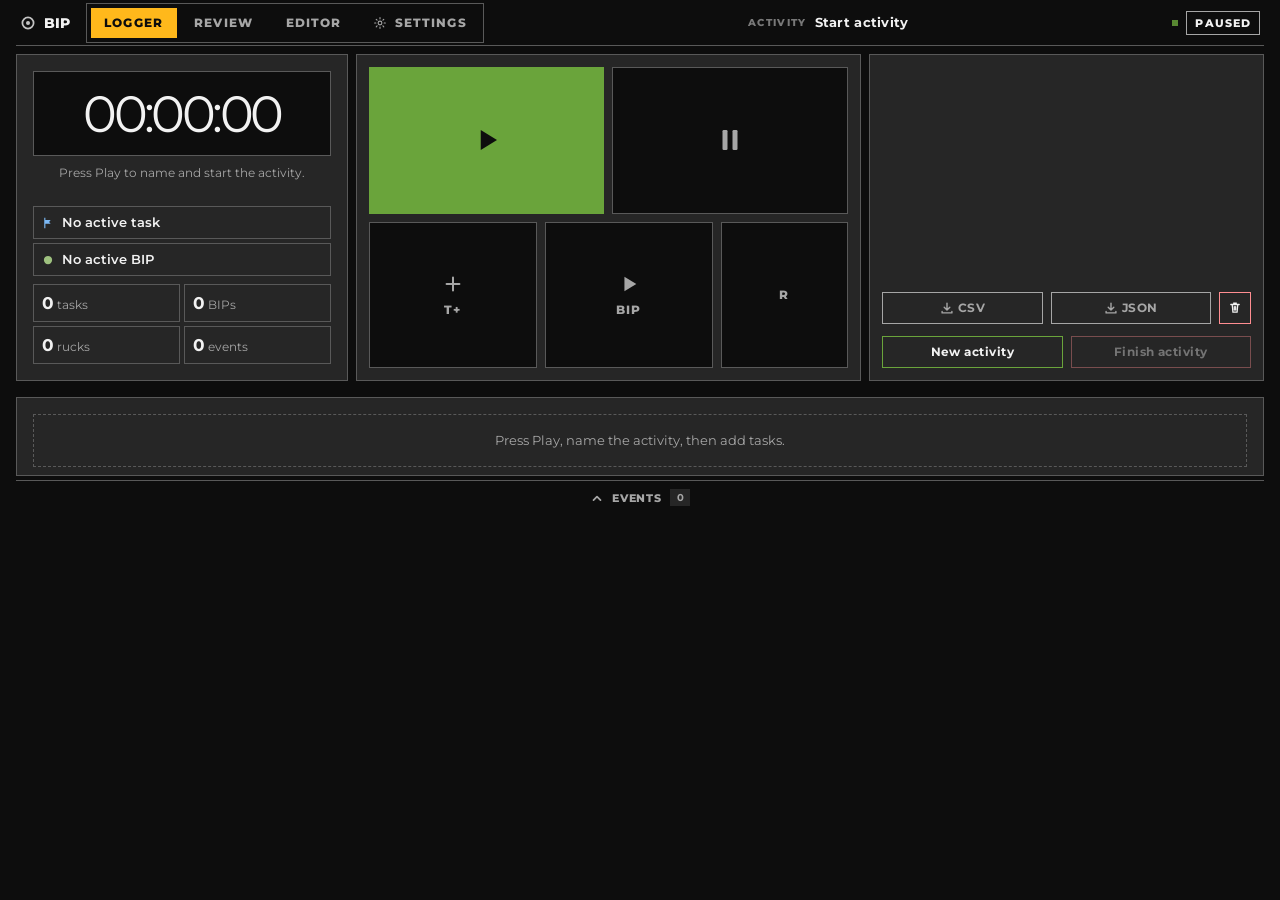
<file: index.html>
<!doctype html>
<html lang="en" data-theme="dark" data-app="ball-in-play-logger">
  <head>
    <meta charset="UTF-8" />
    <meta name="viewport" content="width=device-width, initial-scale=1.0, viewport-fit=cover" />
    <meta name="theme-color" content="#0b0f14" />
    <meta name="mobile-web-app-capable" content="yes" />
    <meta name="apple-mobile-web-app-capable" content="yes" />
    <meta name="apple-mobile-web-app-status-bar-style" content="black-translucent" />
    <meta name="apple-mobile-web-app-title" content="BIP Logger" />
    <meta name="application-name" content="BIP Logger" />
    <title>BIP Logger</title>
    <script>
      (() => {
        try {
          const raw = localStorage.getItem("ball-in-play-logger-preferences-v1");
          const parsed = raw ? JSON.parse(raw) : null;
          const legacyTheme = localStorage.getItem("ball-in-play-logger-theme-v1");
          const theme = parsed?.theme === "light" || legacyTheme === "light" ? "light" : "dark";
          document.documentElement.dataset.theme = theme;
        } catch (error) {
          document.documentElement.dataset.theme = "dark";
        }
      })();
    </script>
    <link rel="manifest" href="./manifest.webmanifest?v=20261010-2" />
    <link rel="icon" href="./icons/app-icon.svg" type="image/svg+xml" />
    <link rel="apple-touch-icon" href="./icons/app-icon.svg" />
    <link rel="stylesheet" href="./moti-tokens.css?v=20261010-2" />
    <link rel="stylesheet" href="./styles.css?v=20261010-2" />
  </head>
  <body class="logger-page">
    <div class="app-shell app-shell--logger">
      <header class="top-bar">
        <div class="top-bar__brand">
          <svg viewBox="0 0 20 20" width="16" height="16">
            <circle cx="10" cy="10" r="7" stroke="currentColor" stroke-width="2.2" fill="none" />
            <circle cx="10" cy="10" r="2.5" fill="currentColor" />
          </svg>
          BIP
        </div>
        <nav class="page-tabs" aria-label="Pages">
          <a class="page-tab page-tab--active" href="./index.html" aria-current="page">Logger</a>
          <a class="page-tab" href="./review.html">Review</a>
          <a class="page-tab" href="./editor.html">Editor</a>
          <a class="page-tab page-tab--nav-icon" href="./settings.html">
            <svg class="page-tab__icon" viewBox="0 0 24 24" width="14" height="14" fill="none" stroke="currentColor" stroke-width="1.9" stroke-linecap="round" stroke-linejoin="round" aria-hidden="true">
              <circle cx="12" cy="12" r="3.2" />
              <path d="M12 2.8v2.1m0 14.2v2.1M21.2 12h-2.1M4.9 12H2.8m15.7-6.3-1.5 1.5M7 17l-1.5 1.5m0-12.8L7 7m10 10 1.5 1.5" />
            </svg>
            <span>Settings</span>
          </a>
        </nav>
        <div class="top-bar__context">
          <span class="top-bar__label">Activity</span>
          <span id="activityBadge" class="top-bar__tag top-bar__tag--activity">Start activity</span>
        </div>
        <div class="top-bar__right">
          <span id="savePill" class="save-dot" title="Auto-save ready"></span>
          <span id="statePill" class="state-pill">Paused</span>
        </div>
      </header>

      <main class="main-grid">
        <section class="col-clock" aria-label="Clock">
          <div class="clock-wrap">
            <div id="clockDisplay" class="clock-display" aria-live="polite">00:00:00</div>
          </div>
          <p id="liveStatus" class="live-status">Press Play to name and start the activity.</p>

          <div class="active-badges">
            <div class="badge badge--task">
              <svg viewBox="0 0 16 16" width="12" height="12" fill="currentColor">
                <path d="M3 1v14h1.5V9h7L9.5 6.5 11.5 4H4.5V1z" />
              </svg>
              <span id="taskBadge">No active task</span>
            </div>
            <div class="badge badge--bip">
              <svg viewBox="0 0 16 16" width="12" height="12" fill="currentColor">
                <circle cx="8" cy="8" r="5.5" />
              </svg>
              <span id="bipBadge">No active BIP</span>
            </div>
          </div>

          <div class="mini-stats">
            <div class="stat"><strong id="taskCount">0</strong><span>tasks</span></div>
            <div class="stat"><strong id="bipCount">0</strong><span>BIPs</span></div>
            <div class="stat"><strong id="ruckCount">0</strong><span>rucks</span></div>
            <div class="stat"><strong id="eventCount">0</strong><span>events</span></div>
          </div>
        </section>

        <section class="col-actions" aria-label="Controls">
          <div class="action-row">
            <button id="playBtn" class="action-btn action-btn--play" type="button" aria-label="Play">
              <span class="action-btn__icon">
                <svg viewBox="0 0 24 24" width="30" height="30" fill="currentColor">
                  <path d="M7 4v16l13-8z" />
                </svg>
              </span>
            </button>
            <button id="pauseBtn" class="action-btn action-btn--pause" type="button" aria-label="Pause">
              <span class="action-btn__icon">
                <svg viewBox="0 0 24 24" width="30" height="30" fill="currentColor">
                  <rect x="6" y="4" width="4" height="16" rx="1" />
                  <rect x="14" y="4" width="4" height="16" rx="1" />
                </svg>
              </span>
            </button>
          </div>
          <div class="action-row">
            <button id="taskBtn" class="action-btn action-btn--task" type="button" aria-label="Task">
              <span id="taskBtnIcon" class="action-btn__icon"></span>
              <span id="taskBtnLabel" class="action-btn__text">T+</span>
            </button>
            <button id="bipBtn" class="action-btn action-btn--bip" type="button" aria-label="BIP">
              <span id="bipBtnIcon" class="action-btn__icon"></span>
              <span id="bipBtnLabel" class="action-btn__text">BIP</span>
            </button>
            <button id="ruckBtn" class="action-btn action-btn--ruck" type="button" aria-label="Ruck">
              <span class="action-btn__text">R</span>
            </button>
          </div>
        </section>

        <section class="col-inputs" aria-label="Editors">
          <section id="selectedTaskPanel" class="selected-task-panel" aria-label="Selected task" hidden>
            <div class="selected-task-panel__top">
              <div class="selected-task-panel__head">
                <p class="selected-task-panel__label">Selected task</p>
                <strong id="selectedTaskTitle" class="selected-task-panel__title">Task</strong>
              </div>
              <span id="selectedTaskState" class="selected-task-panel__state">Selected</span>
            </div>

            <label class="field-block field-block--selected" for="selectedTaskNameInput">
              <span class="field-block__top">
                <span class="field-block__label">Rename selected task</span>
                <span id="selectedTaskMeta" class="field-block__hint">Click a task on the timeline to edit it.</span>
              </span>
              <input
                id="selectedTaskNameInput"
                name="selected-task-name"
                type="text"
                maxlength="64"
                autocomplete="off"
                placeholder="Task name"
              />
            </label>

            <div class="selected-task-panel__times" aria-label="Selected task times">
              <button
                id="selectedTaskStartBtn"
                class="selected-task-time"
                type="button"
                aria-label="Edit selected task start time"
                title="Edit start time"
              >
                <span class="selected-task-time__label">Start</span>
                <strong id="selectedTaskStartTime" class="selected-task-time__value">00:00:00</strong>
              </button>
              <button
                id="selectedTaskEndBtn"
                class="selected-task-time"
                type="button"
                aria-label="Edit selected task end time"
                title="Edit end time"
              >
                <span class="selected-task-time__label">End</span>
                <strong id="selectedTaskEndTime" class="selected-task-time__value">00:00:00</strong>
              </button>
              <div class="selected-task-time selected-task-time--static" aria-label="Selected task duration">
                <span class="selected-task-time__label">Duration</span>
                <strong id="selectedTaskDurationTime" class="selected-task-time__value">00:00:00</strong>
              </div>
            </div>

            <div class="selected-task-panel__actions">
              <span class="field-block__hint">Delete removes this task together with its BIPs, rucks, and task log rows.</span>
              <button id="selectedTaskActionBtn" class="aux-btn aux-btn--primary" type="button" title="Restart selected task" aria-label="Restart selected task">
                Restart task
              </button>
              <button id="deleteTaskBtn" class="aux-btn aux-btn--danger" type="button" title="Delete selected task" aria-label="Delete selected task">
                <svg viewBox="0 0 20 20" width="14" height="14" fill="none" stroke="currentColor" stroke-width="1.8" stroke-linecap="round">
                  <path d="M4 5h12M8 3h4M6 5l1 11h6l1-11M9 8v5m2-5v5" />
                </svg>
                Delete
              </button>
            </div>

          </section>

          <div class="export-row">
            <button id="exportCsvBtn" class="export-btn" type="button" title="Export CSV">
              <svg
                viewBox="0 0 20 20"
                width="14"
                height="14"
                fill="none"
                stroke="currentColor"
                stroke-width="2"
                stroke-linecap="round"
                stroke-linejoin="round"
              >
                <path d="M10 3v9m-4-3l4 4 4-4M3 15v2h14v-2" />
              </svg>
              CSV
            </button>
            <button id="exportJsonBtn" class="export-btn" type="button" title="Export JSON">
              <svg
                viewBox="0 0 20 20"
                width="14"
                height="14"
                fill="none"
                stroke="currentColor"
                stroke-width="2"
                stroke-linecap="round"
                stroke-linejoin="round"
              >
                <path d="M10 3v9m-4-3l4 4 4-4M3 15v2h14v-2" />
              </svg>
              JSON
            </button>
            <button id="resetBtn" class="export-btn export-btn--danger" type="button" title="Reset session">
              <svg viewBox="0 0 20 20" width="14" height="14" fill="none" stroke="currentColor" stroke-width="1.8" stroke-linecap="round">
                <path d="M4 5h12M8 3h4M6 5l1 11h6l1-11M9 8v5m2-5v5" />
              </svg>
            </button>
          </div>
          <div class="finish-row">
            <button id="newActivityBtn" class="new-activity-btn" type="button">New activity</button>
            <button id="finishBtn" class="finish-btn" type="button">Finish activity</button>
          </div>
        </section>
      </main>

      <section class="timeline-strip" aria-label="Session timeline">
        <div id="timelineWorkbench" class="timeline-workbench timeline-workbench--zoomable">
          <div id="timelineScale" class="timeline-scale" aria-hidden="true"></div>
          <div id="timelineEmpty" class="empty-state">
            <p>Press Play, name the activity, then add tasks.</p>
          </div>
          <div id="timelineMap" class="timeline-map" role="list"></div>
        </div>
      </section>

      <div class="log-drawer" id="logDrawer">
        <button id="logToggle" class="log-toggle" type="button" aria-expanded="false">
          <svg
            class="log-toggle__chevron"
            viewBox="0 0 20 20"
            width="14"
            height="14"
            fill="none"
            stroke="currentColor"
            stroke-width="2.5"
            stroke-linecap="round"
            stroke-linejoin="round"
          >
            <path d="M5 13l5-5 5 5" />
          </svg>
          <span id="logToggleLabel">Events</span>
          <span id="logToggleCount" class="log-toggle__count">0</span>
        </button>
        <div id="logContent" class="log-content" hidden>
          <div id="eventsEmptyState" class="empty-state empty-state--mini"><p>No events yet</p></div>
          <div id="eventsList" class="event-list" role="list"></div>
        </div>
      </div>
    </div>

    <div id="activityModal" class="activity-modal" hidden>
      <div class="activity-modal__backdrop"></div>
      <div class="activity-modal__card" role="dialog" aria-modal="true" aria-labelledby="activityModalTitle">
        <p class="activity-modal__eyebrow">Start activity</p>
        <h2 id="activityModalTitle" class="activity-modal__title">Name the activity once</h2>
        <p class="activity-modal__copy">
          This name locks in for the session when you start the clock.
        </p>
        <form id="activityForm" class="activity-modal__form">
          <label class="field-block field-block--activity" for="activityModalInput">
            <span class="field-block__top">
              <span class="field-block__label">Activity name</span>
              <span class="field-block__hint">Example: U18 Match vs Dragons</span>
            </span>
            <input
              id="activityModalInput"
              name="activity"
              type="text"
              maxlength="64"
              autocomplete="off"
              placeholder="Type activity name"
            />
          </label>
          <p id="activityModalError" class="activity-modal__error" hidden>Enter a name to start the activity.</p>
          <div class="activity-modal__actions">
            <button id="activityCancelBtn" class="modal-btn" type="button">Cancel</button>
            <button id="activityStartBtn" class="modal-btn modal-btn--primary" type="submit">Start activity</button>
          </div>
        </form>
      </div>
    </div>

    <div id="timePickerModal" class="time-picker-modal" hidden>
      <div id="timePickerBackdrop" class="activity-modal__backdrop"></div>
      <div class="time-picker-modal__card" role="dialog" aria-modal="true" aria-labelledby="timePickerTitle">
        <p id="timePickerEyebrow" class="activity-modal__eyebrow">Edit task time</p>
        <div class="time-picker-modal__head">
          <h2 id="timePickerTitle" class="time-picker-modal__title">Set time</h2>
          <p id="timePickerSubtitle" class="time-picker-modal__subtitle">Selected time zone</p>
        </div>
        <p class="time-picker-modal__copy">Scroll or tap each wheel, then confirm the new task time.</p>

        <div class="time-picker-modal__wheels" aria-label="Time picker">
          <section class="time-picker-wheel" aria-labelledby="timePickerHourLabel">
            <p id="timePickerHourLabel" class="time-picker-wheel__label">Hour</p>
            <div class="time-picker-wheel__viewport">
              <div class="time-picker-wheel__frame" aria-hidden="true"></div>
              <div id="timePickerHourList" class="time-picker-wheel__list" role="listbox" aria-label="Hours"></div>
            </div>
          </section>

          <section class="time-picker-wheel" aria-labelledby="timePickerMinuteLabel">
            <p id="timePickerMinuteLabel" class="time-picker-wheel__label">Minute</p>
            <div class="time-picker-wheel__viewport">
              <div class="time-picker-wheel__frame" aria-hidden="true"></div>
              <div id="timePickerMinuteList" class="time-picker-wheel__list" role="listbox" aria-label="Minutes"></div>
            </div>
          </section>

          <section class="time-picker-wheel" aria-labelledby="timePickerSecondLabel">
            <p id="timePickerSecondLabel" class="time-picker-wheel__label">Second</p>
            <div class="time-picker-wheel__viewport">
              <div class="time-picker-wheel__frame" aria-hidden="true"></div>
              <div id="timePickerSecondList" class="time-picker-wheel__list" role="listbox" aria-label="Seconds"></div>
            </div>
          </section>
        </div>

        <div class="time-picker-modal__actions">
          <button id="timePickerCancelBtn" class="modal-btn" type="button">Cancel</button>
          <button id="timePickerSaveBtn" class="modal-btn modal-btn--primary" type="button">Save time</button>
        </div>
      </div>
    </div>

    <div id="srStatus" class="sr-only" aria-live="polite"></div>
    <script src="./preferences.js?v=20261010-2"></script>
    <script src="./theme.js?v=20261010-2"></script>
    <script src="./pwa.js?v=20261010-2"></script>
    <script src="./app.js?v=20261010-2"></script>
  </body>
</html>
</file>
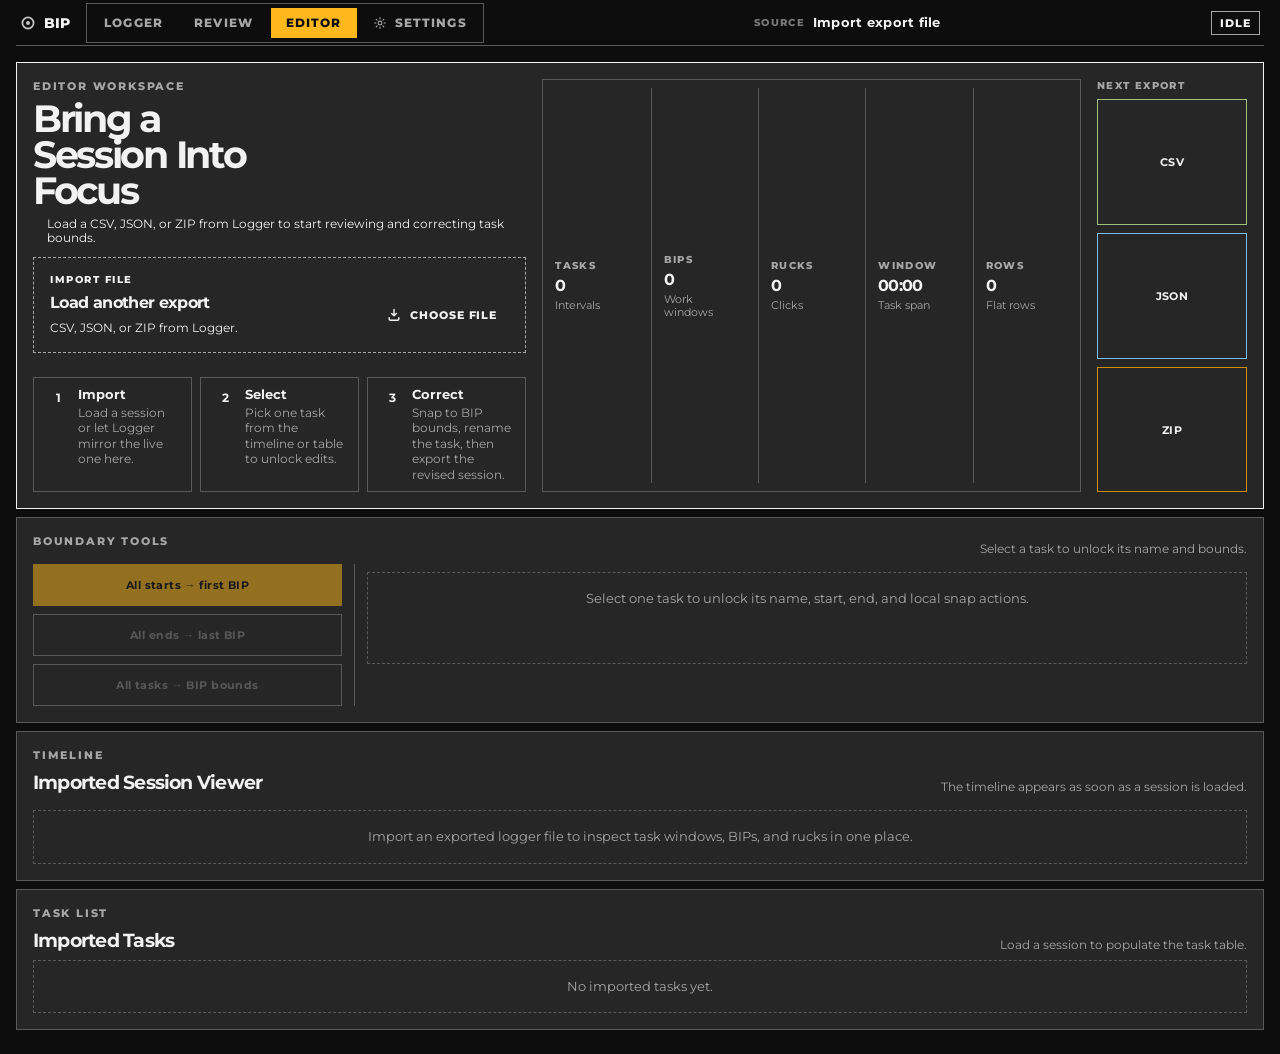
<file: editor.html>
<!doctype html>
<html lang="en" data-theme="dark" data-app="ball-in-play-logger">
  <head>
    <meta charset="UTF-8" />
    <meta name="viewport" content="width=device-width, initial-scale=1.0, viewport-fit=cover" />
    <meta name="theme-color" content="#0b0f14" />
    <meta name="mobile-web-app-capable" content="yes" />
    <meta name="apple-mobile-web-app-capable" content="yes" />
    <meta name="apple-mobile-web-app-status-bar-style" content="black-translucent" />
    <meta name="apple-mobile-web-app-title" content="BIP Logger" />
    <meta name="application-name" content="BIP Logger" />
    <title>BIP Editor</title>
    <script>
      (() => {
        try {
          const raw = localStorage.getItem("ball-in-play-logger-preferences-v1");
          const parsed = raw ? JSON.parse(raw) : null;
          const legacyTheme = localStorage.getItem("ball-in-play-logger-theme-v1");
          const theme = parsed?.theme === "light" || legacyTheme === "light" ? "light" : "dark";
          document.documentElement.dataset.theme = theme;
        } catch (error) {
          document.documentElement.dataset.theme = "dark";
        }
      })();
    </script>
    <link rel="manifest" href="./manifest.webmanifest?v=20261010-2" />
    <link rel="icon" href="./icons/app-icon.svg" type="image/svg+xml" />
    <link rel="apple-touch-icon" href="./icons/app-icon.svg" />
    <link rel="stylesheet" href="./moti-tokens.css?v=20261010-2" />
    <link rel="stylesheet" href="./styles.css?v=20261010-2" />
  </head>
  <body class="editor-page">
    <div class="app-shell app-shell--editor-workspace">
      <header class="top-bar">
        <div class="top-bar__brand">
          <svg viewBox="0 0 20 20" width="16" height="16">
            <circle cx="10" cy="10" r="7" stroke="currentColor" stroke-width="2.2" fill="none" />
            <circle cx="10" cy="10" r="2.5" fill="currentColor" />
          </svg>
          BIP
        </div>
        <nav class="page-tabs" aria-label="Pages">
          <a class="page-tab" href="./index.html">Logger</a>
          <a class="page-tab" href="./review.html">Review</a>
          <a class="page-tab page-tab--active" href="./editor.html" aria-current="page">Editor</a>
          <a class="page-tab page-tab--nav-icon" href="./settings.html">
            <svg class="page-tab__icon" viewBox="0 0 24 24" width="14" height="14" fill="none" stroke="currentColor" stroke-width="1.9" stroke-linecap="round" stroke-linejoin="round" aria-hidden="true">
              <circle cx="12" cy="12" r="3.2" />
              <path d="M12 2.8v2.1m0 14.2v2.1M21.2 12h-2.1M4.9 12H2.8m15.7-6.3-1.5 1.5M7 17l-1.5 1.5m0-12.8L7 7m10 10 1.5 1.5" />
            </svg>
            <span>Settings</span>
          </a>
        </nav>
        <div class="top-bar__context">
          <span class="top-bar__label">Source</span>
          <span id="editorTopActivity" class="top-bar__tag top-bar__tag--activity">Import export file</span>
        </div>
        <div class="top-bar__right">
          <span id="editorTopStatus" class="state-pill state-pill--paused">Idle</span>
        </div>
      </header>

      <main class="editor-workbench">
        <section class="editor-overview">
          <section class="review-hero editor-hero">
            <div class="editor-hero__primary">
              <div class="review-hero__copy">
                <p class="review-eyebrow">Editor Workspace</p>
                <h1 id="editorTitle" class="review-title">Bring a Session Into Focus</h1>
                <div class="review-meta">
                  <span id="editorMetaSource">Load a CSV, JSON, or ZIP from Logger to start reviewing and correcting task bounds.</span>
                  <span id="editorMetaWindow" hidden>Rename tasks, snap them to BIP edges, and export a clean corrected session when you are done.</span>
                </div>
              </div>
              <label class="editor-import" for="editorFileInput">
                <input id="editorFileInput" type="file" accept=".csv,.json,.zip,application/json,text/csv,application/zip" />
                <span class="editor-import__eyebrow">Import file</span>
                <strong class="editor-import__title">Load another export</strong>
                <span class="editor-import__copy">CSV, JSON, or ZIP from Logger.</span>
                <span class="editor-import__cta">
                  <svg viewBox="0 0 20 20" width="16" height="16" aria-hidden="true" focusable="false">
                    <path d="M10 3v8m0 0l-3-3m3 3l3-3M4 13.5v1.5A1.5 1.5 0 0 0 5.5 16.5h9A1.5 1.5 0 0 0 16 15v-1.5" fill="none" stroke="currentColor" stroke-width="1.8" stroke-linecap="round" stroke-linejoin="round"/>
                  </svg>
                  <span class="editor-import__cta-label">Choose file</span>
                </span>
              </label>
              <div id="editorGuide" class="editor-guide" aria-label="Editor workflow">
                <article class="editor-guide__step">
                  <span class="editor-guide__index">1</span>
                  <div class="editor-guide__copy">
                    <strong>Import</strong>
                    <span>Load a session or let Logger mirror the live one here.</span>
                  </div>
                </article>
                <article class="editor-guide__step">
                  <span class="editor-guide__index">2</span>
                  <div class="editor-guide__copy">
                    <strong>Select</strong>
                    <span>Pick one task from the timeline or table to unlock edits.</span>
                  </div>
                </article>
                <article class="editor-guide__step">
                  <span class="editor-guide__index">3</span>
                  <div class="editor-guide__copy">
                    <strong>Correct</strong>
                    <span>Snap to BIP bounds, rename the task, then export the revised session.</span>
                  </div>
                </article>
              </div>
            </div>
            <section class="editor-metrics-strip" aria-label="Imported metrics">
              <article class="editor-metric">
                <p class="editor-metric__label">Tasks</p>
                <strong id="editorKpiTasks" class="editor-metric__value">0</strong>
                <span class="editor-metric__meta">Intervals</span>
              </article>
              <article class="editor-metric">
                <p class="editor-metric__label">BIPs</p>
                <strong id="editorKpiBips" class="editor-metric__value">0</strong>
                <span class="editor-metric__meta">Work windows</span>
              </article>
              <article class="editor-metric">
                <p class="editor-metric__label">Rucks</p>
                <strong id="editorKpiRucks" class="editor-metric__value">0</strong>
                <span class="editor-metric__meta">Clicks</span>
              </article>
              <article class="editor-metric">
                <p class="editor-metric__label">Window</p>
                <strong id="editorKpiWindow" class="editor-metric__value">00:00</strong>
                <span class="editor-metric__meta">Task span</span>
              </article>
              <article class="editor-metric">
                <p class="editor-metric__label">Rows</p>
                <strong id="editorKpiRows" class="editor-metric__value">0</strong>
                <span class="editor-metric__meta">Flat rows</span>
              </article>
            </section>
            <div class="editor-export-group editor-export-group--stack">
              <p class="editor-export-group__label">Next export</p>
              <div class="review-actions review-actions--stack">
                <button id="editorExportCsvBtn" class="export-btn export-btn--csv" type="button">CSV</button>
                <button id="editorExportJsonBtn" class="export-btn export-btn--json" type="button">JSON</button>
                <button id="editorExportZipBtn" class="export-btn export-btn--zip" type="button">ZIP</button>
              </div>
            </div>
          </section>
        </section>

        <section class="editor-layout">
          <section class="review-panel editor-panel editor-panel--workspace editor-layout__tools">
            <div class="review-panel__head">
              <div>
                <p class="review-panel__eyebrow">Boundary Tools</p>
              </div>
              <p id="editorSelectedTaskHint" class="review-panel__summary">Select a task from the timeline or the table.</p>
            </div>

            <div class="editor-workspace-grid">
              <div class="editor-workspace-tools">
                <div class="editor-batch-actions">
                  <button id="alignStartAllBtn" class="aux-btn aux-btn--primary" type="button">All starts → first BIP</button>
                  <button id="alignEndAllBtn" class="aux-btn" type="button">All ends → last BIP</button>
                  <button id="alignBothAllBtn" class="aux-btn" type="button">All tasks → BIP bounds</button>
                </div>
              </div>

              <div id="editorSelectionEmpty" class="empty-state empty-state--review editor-workspace-empty">
                <p>Select one task to unlock its name, start, end, and local snap actions.</p>
              </div>

              <div id="editorTaskForm" class="editor-task-form" hidden>
                <label class="field-block field-block--selected editor-task-form__name" for="editorTaskNameInput">
                  <span class="field-block__top">
                    <span class="field-block__label">Task</span>
                    <span id="editorTaskMeta" class="field-block__hint">Export keeps this task name across related rows.</span>
                  </span>
                  <input id="editorTaskNameInput" type="text" maxlength="64" autocomplete="off" placeholder="Task name" />
                </label>

                <div class="editor-task-form__timing">
                  <div class="editor-timing-grid">
                    <label class="field-block field-block--selected" for="editorTaskStartInput">
                      <span class="field-block__top">
                        <span class="field-block__label">Start (s)</span>
                        <span class="field-block__hint">≤ first BIP</span>
                      </span>
                      <input id="editorTaskStartInput" type="number" min="0" step="0.01" inputmode="decimal" />
                    </label>

                    <label class="field-block field-block--selected" for="editorTaskEndInput">
                      <span class="field-block__top">
                        <span class="field-block__label">End (s)</span>
                        <span class="field-block__hint">≥ last BIP</span>
                      </span>
                      <input id="editorTaskEndInput" type="number" min="0" step="0.01" inputmode="decimal" />
                    </label>
                  </div>

                  <div class="editor-selection-actions">
                    <button id="alignSelectedStartBtn" class="aux-btn aux-btn--primary" type="button">Start → first BIP</button>
                    <button id="alignSelectedEndBtn" class="aux-btn" type="button">End → last BIP</button>
                    <button id="alignSelectedBothBtn" class="aux-btn" type="button">Both → BIP bounds</button>
                  </div>
                </div>
              </div>
            </div>
          </section>

          <section class="review-panel editor-panel editor-panel--timeline editor-layout__timeline">
            <div class="review-panel__head">
              <div>
                <p class="review-panel__eyebrow">Timeline</p>
                <h2 class="review-panel__title">Imported Session Viewer</h2>
              </div>
              <p id="editorTimelineSummary" class="review-panel__summary">The timeline appears after import.</p>
            </div>

            <div id="editorTimelineEmpty" class="empty-state empty-state--review">
              <p>Import an exported logger file to inspect task windows, BIPs, and rucks in one place.</p>
            </div>

            <div id="editorTimelineWrap" class="editor-timeline-wrap" hidden>
              <div class="timeline-workbench timeline-workbench--editor">
                <div id="editorTimelineScale" class="timeline-scale" aria-hidden="true"></div>
                <div id="editorTimelineMap" class="editor-track-list" role="list"></div>
              </div>
            </div>
          </section>

          <section class="review-panel review-panel--table editor-panel editor-layout__table">
            <div class="review-panel__head">
              <div>
                <p class="review-panel__eyebrow">Task List</p>
                <h2 class="review-panel__title">Imported Tasks</h2>
              </div>
              <p id="editorTaskSummary" class="review-panel__summary">Import a session to populate the table.</p>
            </div>

            <div id="editorTableEmpty" class="empty-state empty-state--review">
              <p>No imported tasks yet.</p>
            </div>

            <div id="editorTableWrap" class="review-table-wrap" hidden>
              <table class="review-table editor-table">
                <thead>
                  <tr>
                    <th scope="col">Task</th>
                    <th scope="col">Start</th>
                    <th scope="col">End</th>
                    <th scope="col">Duration</th>
                    <th scope="col">BIPs</th>
                    <th scope="col">Rucks</th>
                    <th scope="col">Action</th>
                  </tr>
                </thead>
                <tbody id="editorTaskTableBody"></tbody>
              </table>
            </div>
          </section>
        </section>
      </main>
    </div>

    <div id="editorSrStatus" class="sr-only" aria-live="polite"></div>
    <script src="./preferences.js?v=20261010-2"></script>
    <script src="./theme.js?v=20261010-2"></script>
    <script src="./pwa.js?v=20261010-2"></script>
    <script src="./editor.js?v=20261010-2"></script>
  </body>
</html>
</file>
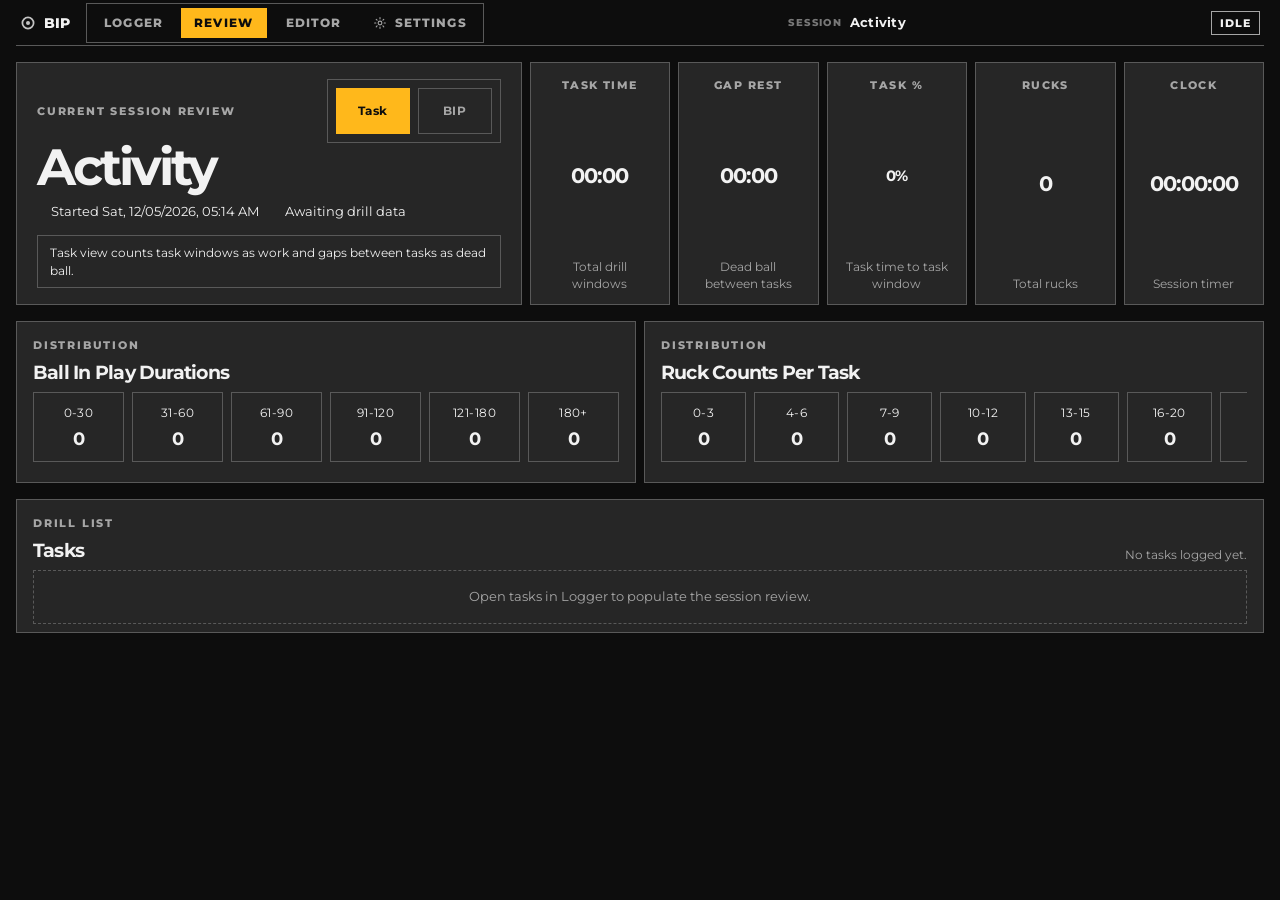
<file: review.html>
<!doctype html>
<html lang="en" data-theme="dark" data-app="ball-in-play-logger">
  <head>
    <meta charset="UTF-8" />
    <meta name="viewport" content="width=device-width, initial-scale=1.0, viewport-fit=cover" />
    <meta name="theme-color" content="#0b0f14" />
    <meta name="mobile-web-app-capable" content="yes" />
    <meta name="apple-mobile-web-app-capable" content="yes" />
    <meta name="apple-mobile-web-app-status-bar-style" content="black-translucent" />
    <meta name="apple-mobile-web-app-title" content="BIP Logger" />
    <meta name="application-name" content="BIP Logger" />
    <title>BIP Review</title>
    <script>
      (() => {
        try {
          const raw = localStorage.getItem("ball-in-play-logger-preferences-v1");
          const parsed = raw ? JSON.parse(raw) : null;
          const legacyTheme = localStorage.getItem("ball-in-play-logger-theme-v1");
          const theme = parsed?.theme === "light" || legacyTheme === "light" ? "light" : "dark";
          document.documentElement.dataset.theme = theme;
        } catch (error) {
          document.documentElement.dataset.theme = "dark";
        }
      })();
    </script>
    <link rel="manifest" href="./manifest.webmanifest?v=20261010-2" />
    <link rel="icon" href="./icons/app-icon.svg" type="image/svg+xml" />
    <link rel="apple-touch-icon" href="./icons/app-icon.svg" />
    <link rel="stylesheet" href="./moti-tokens.css?v=20261010-2" />
    <link rel="stylesheet" href="./styles.css?v=20261010-2" />
  </head>
  <body class="review-page">
    <div class="app-shell app-shell--review">
      <header class="top-bar">
        <div class="top-bar__brand">
          <svg viewBox="0 0 20 20" width="16" height="16">
            <circle cx="10" cy="10" r="7" stroke="currentColor" stroke-width="2.2" fill="none" />
            <circle cx="10" cy="10" r="2.5" fill="currentColor" />
          </svg>
          BIP
        </div>
        <nav class="page-tabs" aria-label="Pages">
          <a class="page-tab" href="./index.html">Logger</a>
          <a class="page-tab page-tab--active" href="./review.html" aria-current="page">Review</a>
          <a class="page-tab" href="./editor.html">Editor</a>
          <a class="page-tab page-tab--nav-icon" href="./settings.html">
            <svg class="page-tab__icon" viewBox="0 0 24 24" width="14" height="14" fill="none" stroke="currentColor" stroke-width="1.9" stroke-linecap="round" stroke-linejoin="round" aria-hidden="true">
              <circle cx="12" cy="12" r="3.2" />
              <path d="M12 2.8v2.1m0 14.2v2.1M21.2 12h-2.1M4.9 12H2.8m15.7-6.3-1.5 1.5M7 17l-1.5 1.5m0-12.8L7 7m10 10 1.5 1.5" />
            </svg>
            <span>Settings</span>
          </a>
        </nav>
        <div class="top-bar__context">
          <span class="top-bar__label">Session</span>
          <span id="reviewTopActivity" class="top-bar__tag top-bar__tag--activity">Review</span>
        </div>
        <div class="top-bar__right">
          <span id="reviewTopStatus" class="state-pill state-pill--paused">Idle</span>
        </div>
      </header>

      <main class="review-main">
        <section id="reviewOverview" class="review-overview">
          <section id="reviewHero" class="review-hero">
            <div class="review-hero__copy">
              <div class="review-hero__head">
                <p class="review-eyebrow">Current Session Review</p>
                <div class="review-toggle review-toggle--hero" role="group" aria-label="Session metric basis">
                  <button
                    id="reviewModeTaskBtn"
                    class="aux-btn review-toggle__btn review-toggle__btn--task"
                    type="button"
                    aria-pressed="true"
                  >
                    Task
                  </button>
                  <button
                    id="reviewModeBipBtn"
                    class="aux-btn review-toggle__btn review-toggle__btn--bip"
                    type="button"
                    aria-pressed="false"
                  >
                    BIP
                  </button>
                </div>
              </div>
              <h1 id="reviewTitle" class="review-title">No active session</h1>
              <div class="review-meta">
                <span id="reviewDate">Start a session in Logger to see the review.</span>
                <span id="reviewWindow">Awaiting drill data</span>
              </div>
              <p id="reviewModeNote" class="review-mode-note">Task view counts task windows as work and gaps between tasks as dead ball.</p>
            </div>
          </section>

          <section class="review-kpis" aria-label="Session metrics">
            <article class="review-kpi review-kpi--work">
              <p id="kpiWorkLabel" class="review-kpi__label">BIP Time</p>
              <strong id="kpiWork" class="review-kpi__value">00:00</strong>
              <span id="kpiWorkMeta" class="review-kpi__meta">Total ball in play</span>
            </article>
            <article class="review-kpi review-kpi--rest">
              <p id="kpiRestLabel" class="review-kpi__label">Rest</p>
              <strong id="kpiRest" class="review-kpi__value">00:00</strong>
              <span id="kpiRestMeta" class="review-kpi__meta">Dead ball / recovery</span>
            </article>
            <article class="review-kpi review-kpi--ratio review-kpi--gauge">
              <p id="kpiRatioLabel" class="review-kpi__label">BIP %</p>
              <div id="ratioGauge" class="ratio-gauge" style="--ratio: 0deg;">
                <span id="kpiRatio" class="ratio-gauge__value">0%</span>
              </div>
              <span id="kpiRatioMeta" class="review-kpi__meta">BIP to active window</span>
            </article>
            <article class="review-kpi review-kpi--phase">
              <p class="review-kpi__label">Rucks</p>
              <strong id="kpiPhases" class="review-kpi__value">0</strong>
              <span class="review-kpi__meta">Total rucks</span>
            </article>
            <article class="review-kpi review-kpi--clock">
              <p class="review-kpi__label">Clock</p>
              <strong id="kpiClock" class="review-kpi__value">00:00:00</strong>
              <span class="review-kpi__meta">Session timer</span>
            </article>
          </section>
        </section>

        <section class="review-grid">
          <article class="review-panel">
            <div class="review-panel__head">
              <div>
                <p class="review-panel__eyebrow">Distribution</p>
                <h2 class="review-panel__title">Ball In Play Durations</h2>
              </div>
            </div>
            <div id="durationBuckets" class="bucket-list" aria-label="Ball in play duration buckets"></div>
          </article>

          <article class="review-panel">
            <div class="review-panel__head">
              <div>
                <p class="review-panel__eyebrow">Distribution</p>
                <h2 id="phaseDistributionTitle" class="review-panel__title">Ruck Counts Per Task</h2>
              </div>
            </div>
            <div id="phaseBuckets" class="bucket-list" aria-label="Ruck count buckets"></div>
          </article>
        </section>

        <section class="review-panel review-panel--table">
          <div class="review-panel__head">
            <div>
              <p class="review-panel__eyebrow">Drill List</p>
              <h2 class="review-panel__title">Tasks</h2>
            </div>
            <p id="reviewTaskSummary" class="review-panel__summary">No tasks logged yet.</p>
          </div>

          <div id="reviewEmpty" class="empty-state empty-state--review">
            <p>Open tasks in Logger to populate the session review.</p>
          </div>

          <div id="reviewTableWrap" class="review-table-wrap" hidden>
            <table class="review-table">
              <thead>
                <tr>
                  <th scope="col">Work</th>
                  <th scope="col">Rest</th>
                  <th scope="col">BIP %</th>
                  <th scope="col">Rucks</th>
                  <th scope="col">Drill</th>
                  <th scope="col">Total</th>
                </tr>
              </thead>
              <tbody id="taskTableBody"></tbody>
            </table>
          </div>
        </section>
      </main>
    </div>

    <div id="reviewSrStatus" class="sr-only" aria-live="polite"></div>
    <script src="./preferences.js?v=20261010-2"></script>
    <script src="./theme.js?v=20261010-2"></script>
    <script src="./pwa.js?v=20261010-2"></script>
    <script src="./review.js?v=20261010-2"></script>
  </body>
</html>
</file>
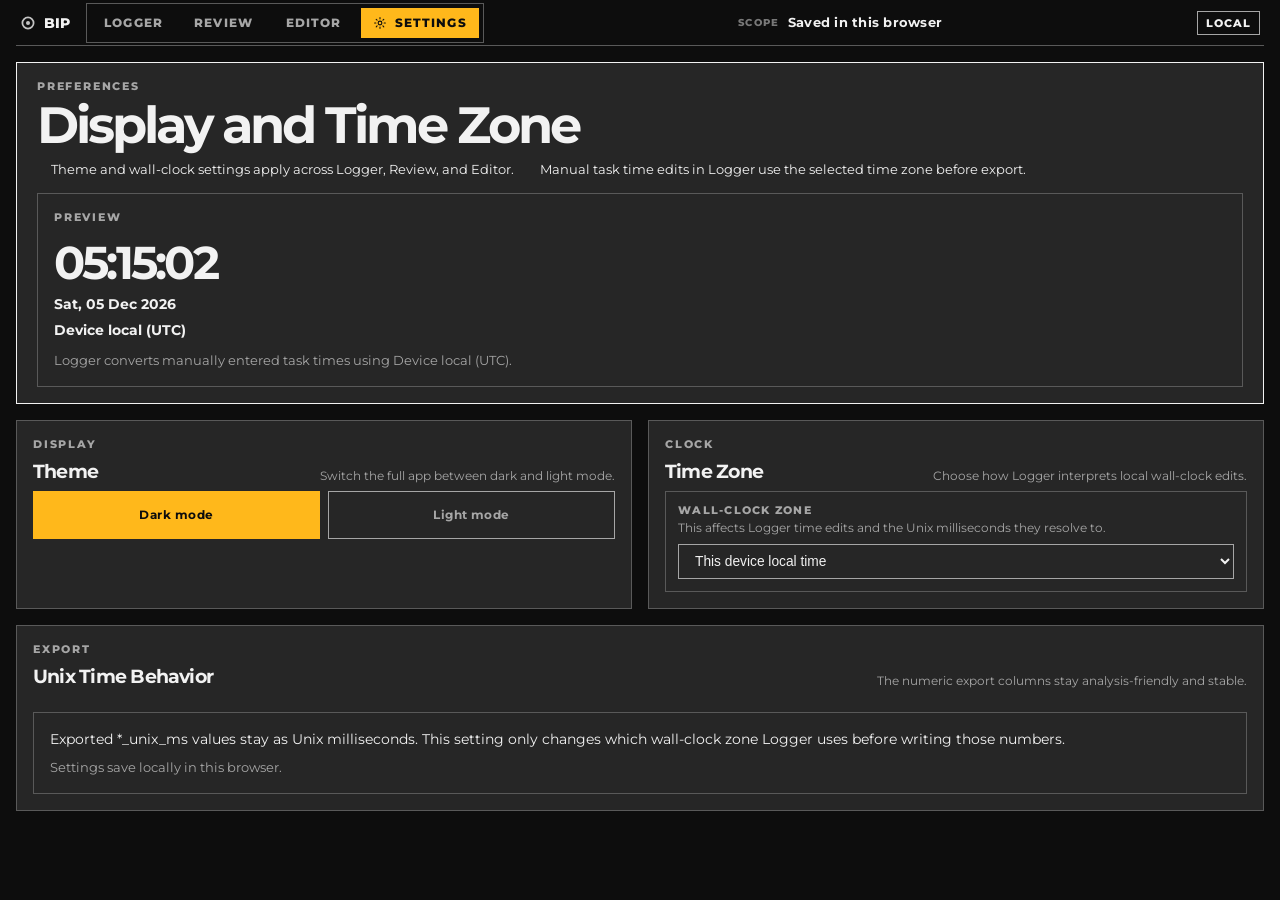
<file: settings.html>
<!doctype html>
<html lang="en" data-theme="dark" data-app="ball-in-play-logger">
  <head>
    <meta charset="UTF-8" />
    <meta name="viewport" content="width=device-width, initial-scale=1.0, viewport-fit=cover" />
    <meta name="theme-color" content="#0b0f14" />
    <meta name="mobile-web-app-capable" content="yes" />
    <meta name="apple-mobile-web-app-capable" content="yes" />
    <meta name="apple-mobile-web-app-status-bar-style" content="black-translucent" />
    <meta name="apple-mobile-web-app-title" content="BIP Logger" />
    <meta name="application-name" content="BIP Logger" />
    <title>BIP Settings</title>
    <script>
      (() => {
        try {
          const raw = localStorage.getItem("ball-in-play-logger-preferences-v1");
          const parsed = raw ? JSON.parse(raw) : null;
          const legacyTheme = localStorage.getItem("ball-in-play-logger-theme-v1");
          const theme = parsed?.theme === "light" || legacyTheme === "light" ? "light" : "dark";
          document.documentElement.dataset.theme = theme;
        } catch (error) {
          document.documentElement.dataset.theme = "dark";
        }
      })();
    </script>
    <link rel="manifest" href="./manifest.webmanifest?v=20261010-2" />
    <link rel="icon" href="./icons/app-icon.svg" type="image/svg+xml" />
    <link rel="apple-touch-icon" href="./icons/app-icon.svg" />
    <link rel="stylesheet" href="./moti-tokens.css?v=20261010-2" />
    <link rel="stylesheet" href="./styles.css?v=20261010-2" />
  </head>
  <body class="settings-page">
    <div class="app-shell app-shell--review">
      <header class="top-bar">
        <div class="top-bar__brand">
          <svg viewBox="0 0 20 20" width="16" height="16">
            <circle cx="10" cy="10" r="7" stroke="currentColor" stroke-width="2.2" fill="none" />
            <circle cx="10" cy="10" r="2.5" fill="currentColor" />
          </svg>
          BIP
        </div>
        <nav class="page-tabs" aria-label="Pages">
          <a class="page-tab" href="./index.html">Logger</a>
          <a class="page-tab" href="./review.html">Review</a>
          <a class="page-tab" href="./editor.html">Editor</a>
          <a class="page-tab page-tab--active page-tab--nav-icon" href="./settings.html" aria-current="page">
            <svg class="page-tab__icon" viewBox="0 0 24 24" width="14" height="14" fill="none" stroke="currentColor" stroke-width="1.9" stroke-linecap="round" stroke-linejoin="round" aria-hidden="true">
              <circle cx="12" cy="12" r="3.2" />
              <path d="M12 2.8v2.1m0 14.2v2.1M21.2 12h-2.1M4.9 12H2.8m15.7-6.3-1.5 1.5M7 17l-1.5 1.5m0-12.8L7 7m10 10 1.5 1.5" />
            </svg>
            <span>Settings</span>
          </a>
        </nav>
        <div class="top-bar__context">
          <span class="top-bar__label">Scope</span>
          <span class="top-bar__tag top-bar__tag--activity">Saved in this browser</span>
        </div>
        <div class="top-bar__right">
          <span class="state-pill state-pill--paused">Local</span>
        </div>
      </header>

      <main class="settings-main">
        <section class="review-hero settings-hero">
          <div class="review-hero__copy">
            <p class="review-eyebrow">Preferences</p>
            <h1 class="review-title">Display and Time Zone</h1>
            <div class="review-meta">
              <span>Theme and wall-clock settings apply across Logger, Review, and Editor.</span>
              <span>Manual task time edits in Logger use the selected time zone before export.</span>
            </div>
          </div>
          <aside class="settings-preview" aria-label="Preference preview">
            <p class="review-eyebrow">Preview</p>
            <strong id="settingsPreviewClock" class="settings-preview__clock">00:00:00</strong>
            <span id="settingsPreviewDate" class="settings-preview__date">--</span>
            <span id="settingsPreviewZone" class="settings-preview__zone">--</span>
            <p id="settingsPreviewNote" class="settings-preview__note">Preview updates with the selected zone.</p>
          </aside>
        </section>

        <section class="settings-grid">
          <article class="review-panel settings-panel">
            <div class="review-panel__head">
              <div>
                <p class="review-panel__eyebrow">Display</p>
                <h2 class="review-panel__title">Theme</h2>
              </div>
              <p class="review-panel__summary">Switch the full app between dark and light mode.</p>
            </div>
            <div class="settings-choice-grid" role="group" aria-label="Theme selection">
              <button id="settingsThemeDarkBtn" class="aux-btn settings-choice" type="button" aria-pressed="false">Dark mode</button>
              <button id="settingsThemeLightBtn" class="aux-btn settings-choice" type="button" aria-pressed="false">Light mode</button>
            </div>
          </article>

          <article class="review-panel settings-panel">
            <div class="review-panel__head">
              <div>
                <p class="review-panel__eyebrow">Clock</p>
                <h2 class="review-panel__title">Time Zone</h2>
              </div>
              <p class="review-panel__summary">Choose how Logger interprets local wall-clock edits.</p>
            </div>
            <label class="field-block settings-field" for="settingsTimeZoneSelect">
              <span class="field-block__top">
                <span class="field-block__label">Wall-clock zone</span>
                <span class="field-block__hint">This affects Logger time edits and the Unix milliseconds they resolve to.</span>
              </span>
              <select id="settingsTimeZoneSelect" name="settings-time-zone">
                <option value="">This device local time</option>
                <option value="UTC">UTC</option>
                <option value="Europe/Madrid">Europe/Madrid</option>
                <option value="__custom__">Custom IANA time zone</option>
              </select>
            </label>
            <div id="settingsCustomTimeZoneWrap" class="settings-custom-time-zone" hidden>
              <label class="field-block settings-field" for="settingsCustomTimeZoneInput">
                <span class="field-block__top">
                  <span class="field-block__label">Custom time zone</span>
                  <span class="field-block__hint">Examples: `America/New_York`, `Australia/Sydney`, `Europe/Dublin`.</span>
                </span>
                <input id="settingsCustomTimeZoneInput" type="text" autocomplete="off" placeholder="America/New_York" />
              </label>
              <button id="settingsApplyTimeZoneBtn" class="aux-btn aux-btn--primary" type="button">Apply time zone</button>
            </div>
          </article>
        </section>

        <section class="review-panel settings-panel settings-panel--wide">
          <div class="review-panel__head">
            <div>
              <p class="review-panel__eyebrow">Export</p>
              <h2 class="review-panel__title">Unix Time Behavior</h2>
            </div>
            <p class="review-panel__summary">The numeric export columns stay analysis-friendly and stable.</p>
          </div>
          <div class="settings-note">
            <p id="settingsExportExplanation" class="settings-note__copy">
              Exported `*_unix_ms` values stay as Unix milliseconds. This setting only changes which wall-clock zone Logger uses before writing those numbers.
            </p>
            <p id="settingsStatus" class="settings-note__status" data-state="saved">Settings save locally in this browser.</p>
          </div>
        </section>
      </main>
    </div>

    <div id="settingsSrStatus" class="sr-only" aria-live="polite"></div>
    <script src="./preferences.js?v=20261010-2"></script>
    <script src="./theme.js?v=20261010-2"></script>
    <script src="./pwa.js?v=20261010-2"></script>
    <script src="./settings.js?v=20261010-2"></script>
  </body>
</html>
</file>
<file: moti-tokens.css>
/* moti.sp tokens (copy for ball-in-play-logger: bundled fonts, no Google import, no Freshman). Generated from tokens.json (v4). Do not edit by hand. */



@font-face { font-family: "Montserrat Variable"; src: url("./fonts/montserrat-latin-wght-normal.woff2") format("woff2-variations"); font-weight: 100 900; font-display: swap; }

:root {
  /* Palette: same hex in every app. Use the semantic tokens below in components. */
  --violet: #543178;
  --lavender: #9F91E0;
  --crimson: #B3292E;
  --rose: #FF8D91;
  --orange: #F26326;
  --peach: #FFB78F;
  --amber: #FFB81B;
  --sand: #FAD992;
  --gold: #CE8D03;
  --green: #6AA43B;
  --sage: #9EC17F;
  --blue: #0E7DEC;
  --sky: #7CB9F5;
  --gray-50: #F2F2F2;
  --gray-400: #A6A6A6;
  --gray-700: #595959;
  --gray-900: #262626;
  --gray-950: #0D0D0D;
  --charcoal: #353839;
  --white: #FFFFFF;
  --cream: #FFEAE1;
  --plot-canvas: #F1EBE0;
  --plot-grid: #DAD6CC;
  --plot-line: #AFACA6;
  --font-display: "Montserrat Variable", "Montserrat", "Helvetica Neue", Arial, sans-serif;
  --font-sans: "Montserrat Variable", "Montserrat", "Helvetica Neue", Arial, sans-serif;
  --font-mono: "JetBrains Mono Variable", "JetBrains Mono", "SF Mono", Menlo, Consolas, monospace;
  --space-1: 4px;
  --space-2: 8px;
  --space-3: 12px;
  --space-4: 16px;
  --space-6: 24px;
  --space-8: 32px;
  --space-12: 48px;
  --space-16: 64px;
  --radius-none: 0;
  --radius-sm: 0;
  --radius-md: 0;
  --radius-pill: 999px;
}

:root, :root[data-theme="light"] {
  color-scheme: light;
  --bg: var(--gray-50);
  --surface: var(--white);
  --ink: var(--charcoal);
  --ink-muted: var(--gray-700);
  --border-subtle: var(--gray-400);
  --border-strong: var(--gray-700);
  --brand: var(--violet);
  --on-brand: var(--white);
  --brand-hover: var(--charcoal);
  --accent: var(--amber);
  --on-accent: var(--gray-950);
  --tint-warm: var(--sand);
  --link: var(--violet);
  --focus-ring: var(--violet);
  --danger: var(--crimson);
  --on-danger: var(--white);
  --warning: var(--orange);
  --on-warning: var(--gray-950);
  --success: var(--green);
  --on-success: var(--gray-950);
  --info: var(--blue);
  --on-info: var(--gray-950);
  --code-bg: var(--charcoal);
  --code-ink: var(--gray-50);
  --code-muted: var(--gray-400);
  --code-prompt: var(--amber);
  --plot-ink: var(--charcoal);
  --plot-muted: var(--gray-700);
  --shadow-stamp: 4px 4px 0 0 #0D0D0D;
  --shadow-soft: 0 8px 24px rgba(13, 13, 13, 0.16);
}

@media (prefers-color-scheme: dark) {
  :root:not([data-theme="light"]) {
    color-scheme: dark;
    --bg: var(--gray-950);
    --surface: var(--gray-900);
    --ink: var(--gray-50);
    --ink-muted: var(--gray-400);
    --border-subtle: var(--gray-700);
    --border-strong: var(--gray-400);
    --brand: var(--lavender);
    --on-brand: var(--gray-950);
    --brand-hover: var(--gray-50);
    --accent: var(--amber);
    --on-accent: var(--gray-950);
    --tint-warm: var(--sand);
    --link: var(--lavender);
    --focus-ring: var(--amber);
    --danger: var(--rose);
    --on-danger: var(--gray-950);
    --warning: var(--orange);
    --on-warning: var(--gray-950);
    --success: var(--green);
    --on-success: var(--gray-950);
    --info: var(--sky);
    --on-info: var(--gray-950);
    --code-bg: var(--charcoal);
    --code-ink: var(--gray-50);
    --code-muted: var(--gray-400);
    --code-prompt: var(--amber);
    --plot-ink: var(--charcoal);
    --plot-muted: var(--gray-700);
    --shadow-stamp: 4px 4px 0 0 #9F91E0;
    --shadow-soft: 0 8px 24px rgba(0, 0, 0, 0.6);
  }
}

:root[data-theme="dark"] {
  color-scheme: dark;
  --bg: var(--gray-950);
  --surface: var(--gray-900);
  --ink: var(--gray-50);
  --ink-muted: var(--gray-400);
  --border-subtle: var(--gray-700);
  --border-strong: var(--gray-400);
  --brand: var(--lavender);
  --on-brand: var(--gray-950);
  --brand-hover: var(--gray-50);
  --accent: var(--amber);
  --on-accent: var(--gray-950);
  --tint-warm: var(--sand);
  --link: var(--lavender);
  --focus-ring: var(--amber);
  --danger: var(--rose);
  --on-danger: var(--gray-950);
  --warning: var(--orange);
  --on-warning: var(--gray-950);
  --success: var(--green);
  --on-success: var(--gray-950);
  --info: var(--sky);
  --on-info: var(--gray-950);
  --code-bg: var(--charcoal);
  --code-ink: var(--gray-50);
  --code-muted: var(--gray-400);
  --code-prompt: var(--amber);
  --plot-ink: var(--charcoal);
  --plot-muted: var(--gray-700);
  --shadow-stamp: 4px 4px 0 0 #9F91E0;
  --shadow-soft: 0 8px 24px rgba(0, 0, 0, 0.6);
}

/* Chart series, in order. Draw marks with a 1px var(--plot-ink) outline: green, orange and amber are under 3:1 on plot-canvas. */
:root {
  --series-1: var(--violet);
  --series-2: var(--amber);
  --series-3: var(--blue);
  --series-4: var(--green);
  --series-5: var(--orange);
  --series-6: var(--crimson);
}

/* App themes. Palette and semantic tokens stay identical; an app only chooses ground and accent.
   Set <html data-app="..."> and data-theme. */

/* gps_phd_loader: black ground, amber accent. Set data-theme="dark". */
:root[data-app="gps_phd_loader"] {
  --brand: var(--amber);
  --on-brand: var(--gray-950);
  --brand-hover: var(--sand);
  --link: var(--amber);
  --focus-ring: var(--amber);
}

/* witmotion_project: follows the system light or dark, violet and lavender accent. No overrides. */

/* latchr: black ground, lavender accent (the dark defaults). Set data-theme="dark". No overrides. */
</file>
<file: styles.css>
:root {
  /* App aliases onto the moti.sp kit (moti-tokens.css, loaded first). Dark and light follow data-theme. */
  --panel: var(--surface);
  --panel-strong: var(--surface);
  --panel-inset: var(--bg);
  --line: var(--border-subtle);
  --line-mid: var(--border-subtle);
  --line-strong: var(--border-strong);
  --text: var(--ink);
  --text-sub: var(--ink);
  --muted: var(--ink-muted);
  --muted-strong: var(--ink-muted);
  /* Workflow states: play = success, pause = warning, task = info, ruck = gold, ball in play = sage */
  --play: var(--green);
  --pause: var(--orange);
  --task: var(--info);
  --bip: var(--sage);
  --ruck: var(--gold);
  --radius-xl: var(--radius-sm);
  --radius-lg: var(--radius-sm);
  --ease-out: cubic-bezier(0.2, 0.8, 0.2, 1);
  --ease-spring: cubic-bezier(0.2, 0.8, 0.2, 1);
  --t-fast: 110ms;
  --t-mid: 200ms;
  --body-glow: transparent;
  --body-bg-start: var(--bg);
  --body-bg-end: var(--bg);
  --shell-color: var(--bg);
  --tab-surface: transparent;
  --tab-surface-shadow: none;
  --tab-active-text: var(--on-brand);
  --tab-active-bg: var(--brand);
  --tab-active-shadow: none;
  --heading-strong: var(--ink);
  --heading-soft: var(--ink);
  --overlay-backdrop: rgba(13, 13, 13, 0.7);
}

*,
*::before,
*::after {
  box-sizing: border-box;
}

html:not([data-theme="light"]) {
  color-scheme: dark;
}

body {
  margin: 0;
  height: 100vh;
  height: 100dvh;
  overflow: hidden;
  font-family: var(--font-sans);
  font-size: 14px;
  color: var(--text);
  background: var(--bg);
}

.logger-page {
  min-height: 100vh;
  min-height: 100dvh;
  height: auto;
  overflow-y: auto;
  -webkit-overflow-scrolling: touch;
}

button,
input {
  font: inherit;
  color: inherit;
}

button {
  -webkit-tap-highlight-color: transparent;
}

[hidden] {
  display: none !important;
}

.app-shell {
  display: grid;
  grid-template-rows: auto 1fr auto auto;
  height: 100vh;
  height: 100dvh;
  width: 100%;
  max-width: 1400px;
  margin: 0 auto;
  padding: 0 16px;
}

.app-shell--logger {
  grid-template-rows: auto auto auto auto;
  min-height: 100vh;
  min-height: 100dvh;
  height: auto;
  align-content: start;
}

.top-bar {
  display: flex;
  align-items: center;
  gap: 16px;
  height: 46px;
  padding: 0 4px;
  border-bottom: 1px solid var(--line);
}

.top-bar__brand {
  display: flex;
  align-items: center;
  gap: 8px;
  font-family: var(--font-sans);
  font-weight: 800;
  font-size: 0.9rem;
  letter-spacing: -0.01em;
  white-space: nowrap;
  flex-shrink: 0;
  color: var(--text-sub);
}

.top-bar__brand svg {
  opacity: 0.8;
}

.page-tabs {
  display: inline-flex;
  align-items: center;
  gap: 4px;
  padding: 4px;
  border-radius: var(--radius-sm);
  background: var(--tab-surface);
  border: 1px solid var(--line);
  box-shadow: var(--tab-surface-shadow);
}

.page-tab {
  display: inline-flex;
  align-items: center;
  justify-content: center;
  min-width: 86px;
  padding: 8px 12px;
  border-radius: var(--radius-sm);
  color: var(--muted-strong);
  font-size: 0.72rem;
  font-weight: 800;
  letter-spacing: 0.1em;
  text-decoration: none;
  text-transform: uppercase;
  transition:
    color var(--t-fast) ease,
    background var(--t-mid) ease,
    box-shadow var(--t-mid) ease,
    transform var(--t-fast) ease;
}

.page-tab:hover,
.page-tab:focus-visible {
  color: var(--text);
  outline: none;
}

.page-tab:active {
  transform: translateY(1px);
}

.page-tab--active {
  color: var(--tab-active-text);
  background: var(--tab-active-bg);
  box-shadow: var(--tab-active-shadow);
}

.page-tab--icon {
  min-width: 42px;
  width: 42px;
  padding-inline: 0;
}

.page-tab--nav-icon {
  gap: 8px;
  min-width: 112px;
}

.page-tab__icon {
  flex-shrink: 0;
}

.page-tab--settings svg {
  opacity: 0.92;
}

.top-bar__context {
  flex: 1;
  display: flex;
  align-items: center;
  gap: 8px;
  justify-content: center;
  min-width: 0;
}

.top-bar__label {
  flex-shrink: 0;
  font-size: 0.6rem;
  font-weight: 800;
  letter-spacing: 0.14em;
  text-transform: uppercase;
  color: var(--muted);
  opacity: 0.7;
}

.top-bar__tag {
  font-weight: 700;
  font-size: 0.8rem;
  letter-spacing: 0.02em;
  white-space: nowrap;
  overflow: hidden;
  text-overflow: ellipsis;
  max-width: 180px;
}

.top-bar__tag--activity {
  color: var(--ink);
}

.top-bar__tag--period {
  color: var(--ink);
}

.top-bar__sep {
  color: var(--muted);
  opacity: 0.35;
}

.top-bar__right {
  display: flex;
  align-items: center;
  gap: 8px;
  flex-shrink: 0;
}

.top-bar__settings {
  position: relative;
  flex-shrink: 0;
}

.theme-panel {
  position: absolute;
  top: calc(100% + 10px);
  right: 0;
  z-index: 40;
  width: min(220px, calc(100vw - 28px));
  padding: 16px;
  border-radius: var(--radius-sm);
  background: var(--panel-strong);
  border: 1px solid var(--line-mid);
  box-shadow: none;
}

.theme-panel__eyebrow {
  margin: 0 0 8px;
  font-size: 0.64rem;
  font-weight: 800;
  letter-spacing: 0.14em;
  text-transform: uppercase;
  color: var(--muted);
}

.theme-panel__options {
  display: grid;
  gap: 8px;
}

.theme-option {
  width: 100%;
  min-height: 42px;
  padding: 8px 12px;
  border-radius: var(--radius-sm);
  border: 1px solid var(--line);
  background: var(--surface);
  color: var(--muted-strong);
  font-weight: 700;
  text-align: left;
  transition:
    color var(--t-fast) ease,
    border-color var(--t-mid) ease,
    background var(--t-mid) ease,
    transform var(--t-fast) ease;
}

.theme-option:hover,
.theme-option:focus-visible {
  color: var(--text);
  border-color: var(--line-strong);
  outline: none;
}

.theme-option:active {
  transform: translateY(1px);
}

.theme-option[aria-pressed="true"] {
  color: var(--heading-strong);
  border-color: var(--task);
  background: var(--surface);
}

.save-dot {
  width: 6px;
  height: 6px;
  border-radius: var(--radius-sm);
  background: var(--play);
  box-shadow: none;
  opacity: 0.82;
  transition: background var(--t-mid) ease;
}

.save-dot--warn {
  background: var(--pause);
  opacity: 1;
}

.state-pill {
  font-size: 0.68rem;
  font-weight: 800;
  letter-spacing: 0.1em;
  text-transform: uppercase;
  padding: 4px 8px;
  border-radius: var(--radius-sm);
  border: 1px solid transparent;
  transition: color var(--t-mid) ease, background var(--t-mid) ease, border-color var(--t-mid) ease;
}

.state-pill--paused {
  color: var(--muted);
  background: var(--surface);
  border-color: var(--line);
}

.state-pill--running {
  color: var(--ink);
  background: var(--surface);
  border-color: var(--play);
}

.state-pill--finished {
  color: var(--ink);
  background: var(--surface);
  border-color: var(--play);
}

.main-grid {
  display: grid;
  grid-template-columns: 0.88fr 1.28fr 1fr;
  gap: 8px;
  padding: 8px 0;
  min-height: 0;
  align-items: stretch;
}

.col-clock,
.col-actions,
.col-inputs {
  border-radius: var(--radius-sm);
  background: var(--panel);
  border: 1px solid var(--line);
  box-shadow: none;
}

.col-clock {
  display: flex;
  flex-direction: column;
  gap: 8px;
  padding: 16px;
}

.clock-wrap {
  padding: 16px;
  border-radius: var(--radius-sm);
  background: var(--panel-inset);
  border: 1px solid var(--line);
  box-shadow: none;
}

.clock-display {
  font-family: var(--font-sans);
  font-size: clamp(2rem, 4.5vw, 3.2rem);
  line-height: 1;
  letter-spacing: -0.07em;
  color: var(--heading-strong);
  text-align: center;
  transition: text-shadow var(--t-mid) ease;
}

.clock-display--running {
  text-shadow: none;
}

.live-status {
  margin: 0;
  text-align: center;
  font-size: 0.76rem;
  color: var(--muted);
  line-height: 1.4;
  min-height: 2.8em;
  padding: 0 4px;
}

.active-badges {
  display: flex;
  flex-direction: column;
  gap: 4px;
}

.badge {
  display: flex;
  align-items: center;
  gap: 8px;
  padding: 8px 8px;
  border-radius: var(--radius-sm);
  background: var(--surface);
  border: 1px solid var(--line);
  font-size: 0.8rem;
  font-weight: 600;
  white-space: nowrap;
  overflow: hidden;
  text-overflow: ellipsis;
  transition: background var(--t-mid) ease, border-color var(--t-mid) ease;
}

.badge--task svg {
  color: var(--task);
  flex-shrink: 0;
}

.badge--bip svg {
  color: var(--bip);
  flex-shrink: 0;
}

.badge--task.badge--live {
  background: var(--surface);
  border-color: var(--task);
}

.badge--bip.badge--live {
  background: var(--surface);
  border-color: var(--bip);
}

.mini-stats {
  display: grid;
  grid-template-columns: 1fr 1fr;
  gap: 4px;
  margin-top: auto;
}

.stat {
  display: flex;
  align-items: baseline;
  gap: 4px;
  padding: 8px 8px;
  border-radius: var(--radius-sm);
  background: var(--surface);
  border: 1px solid var(--line);
  font-size: 0.72rem;
  color: var(--muted);
}

.stat strong {
  font-family: var(--font-sans);
  font-size: 1.05rem;
  font-weight: 700;
  color: var(--text-sub);
  letter-spacing: -0.04em;
}

.col-actions {
  display: flex;
  flex-direction: column;
  gap: 8px;
  padding: 12px;
}

.action-row {
  display: grid;
  gap: 8px;
  flex: 1;
}

.action-row:first-child {
  grid-template-columns: 1fr 1fr;
}

.action-row:last-child {
  grid-template-columns: 1fr 1fr 0.76fr;
}

.action-btn {
  appearance: none;
  display: flex;
  flex-direction: column;
  align-items: center;
  justify-content: center;
  gap: 8px;
  min-height: 68px;
  padding: 12px 8px;
  border: 1px solid transparent;
  border-radius: var(--radius-sm);
  cursor: pointer;
  transition:
    transform var(--t-fast) var(--ease-spring),
    border-color var(--t-mid) ease,
    background var(--t-mid) ease,
    opacity var(--t-mid) ease,
    box-shadow var(--t-mid) ease;
  touch-action: manipulation;
  text-align: center;
  position: relative;
  overflow: hidden;
}

.action-btn::before {
  content: "";
  position: absolute;
  inset: 0;
  border-radius: var(--radius-sm);
  background: transparent;
  pointer-events: none;
}

.action-btn__icon {
  display: flex;
  align-items: center;
  justify-content: center;
  position: relative;
  z-index: 1;
}

.action-btn__text {
  font-size: 0.72rem;
  font-weight: 800;
  letter-spacing: 0.08em;
  text-transform: uppercase;
  max-width: 100%;
  overflow: hidden;
  text-overflow: ellipsis;
  white-space: nowrap;
  position: relative;
  z-index: 1;
}

.action-btn--play {
  background: var(--surface);
  border-color: var(--play);
  color: var(--ink);
}

.action-btn--pause {
  background: var(--surface);
  border-color: var(--pause);
  color: var(--ink);
}

.action-btn--task {
  background: var(--surface);
  border-color: var(--task);
  color: var(--ink);
}

.action-btn--task[data-active="true"] {
  background: var(--surface);
  border-color: var(--danger);
  color: var(--ink);
  box-shadow: none;
}

.action-btn--bip {
  background: var(--surface);
  border-color: var(--bip);
  color: var(--ink);
}

.action-btn--bip[data-active="true"] {
  background: var(--surface);
  border-color: var(--danger);
  color: var(--ink);
  box-shadow: none;
}

.action-btn--ruck {
  background: var(--surface);
  border-color: var(--ruck);
  color: var(--ink);
}

.action-btn:hover:not([disabled]),
.action-btn:focus-visible:not([disabled]) {
  transform: translateY(-2px);
  box-shadow: none;
  outline: none;
}

.action-btn:active:not([disabled]) {
  transform: scale(0.96);
  transition-duration: 55ms;
}

.action-btn[disabled] {
  opacity: 0.28;
  cursor: default;
  pointer-events: none;
}

.col-inputs {
  display: flex;
  flex-direction: column;
  gap: 8px;
  padding: 12px;
}

.field-block,
.selected-task-panel {
  border-radius: var(--radius-sm);
  border: 1px solid var(--line);
  background: var(--surface);
}

.field-block {
  display: flex;
  flex-direction: column;
  gap: 8px;
  padding: 12px 12px;
}

.field-block--task-flow {
  justify-content: center;
  min-height: 84px;
  border-color: var(--ruck);
  background: var(--surface);
}

.field-block__top {
  display: flex;
  flex-direction: column;
  gap: 4px;
}

.field-block__label {
  font-size: 0.66rem;
  font-weight: 800;
  letter-spacing: 0.12em;
  text-transform: uppercase;
  color: var(--muted);
}

.field-block__hint {
  font-size: 0.73rem;
  color: var(--muted);
  line-height: 1.3;
}

.field-block input {
  width: 100%;
  height: 40px;
  padding: 0 12px;
  border: 1px solid var(--line-mid);
  border-radius: var(--radius-sm);
  background: var(--surface);
  color: var(--text);
  font-size: 0.86rem;
  transition: border-color var(--t-mid) ease, box-shadow var(--t-mid) ease;
}

.field-block select {
  width: 100%;
  padding: 8px 12px;
  border: 1px solid var(--border-strong);
  border-radius: var(--radius-sm);
  background: var(--surface);
  color: var(--text);
  font-size: 0.86rem;
  transition: border-color var(--t-mid) ease, box-shadow var(--t-mid) ease;
}

.field-block input::placeholder {
  color: var(--ink-muted);
  font-size: 0.8rem;
}

.field-block input:focus-visible {
  outline: none;
  border-color: var(--brand);
  box-shadow: none;
}

.field-block select:focus-visible {
  outline: none;
  border-color: var(--brand);
  box-shadow: none;
}

.selected-task-panel {
  display: flex;
  flex-direction: column;
  gap: 8px;
  padding: 12px;
}

.selected-task-panel__top {
  display: flex;
  align-items: flex-start;
  justify-content: space-between;
  gap: 8px;
}

.selected-task-panel__head {
  display: flex;
  flex-direction: column;
  gap: 4px;
  min-width: 0;
}

.selected-task-panel__label {
  margin: 0;
  font-size: 0.62rem;
  font-weight: 800;
  letter-spacing: 0.14em;
  text-transform: uppercase;
  color: var(--muted);
}

.selected-task-panel__title {
  font-family: var(--font-sans);
  font-size: 0.96rem;
  color: var(--text-sub);
  white-space: nowrap;
  overflow: hidden;
  text-overflow: ellipsis;
}

.selected-task-panel__state {
  flex-shrink: 0;
  padding: 4px 8px;
  border-radius: var(--radius-sm);
  border: 1px solid var(--line-mid);
  font-size: 0.64rem;
  font-weight: 800;
  letter-spacing: 0.08em;
  text-transform: uppercase;
  color: var(--muted-strong);
}

.selected-task-panel[data-state="active"] .selected-task-panel__state {
  color: var(--ink);
  border-color: var(--play);
  background: var(--surface);
}

.selected-task-panel__actions {
  display: grid;
  grid-template-columns: 1fr auto auto;
  gap: 8px;
}

.selected-task-panel__times {
  display: grid;
  grid-template-columns: repeat(3, minmax(0, 1fr));
  gap: 8px;
}

.selected-task-time {
  appearance: none;
  display: flex;
  width: 100%;
  flex-direction: column;
  align-items: flex-start;
  gap: 4px;
  padding: 8px 12px;
  border-radius: var(--radius-sm);
  border: 1px solid var(--line-mid);
  background: var(--surface);
  text-align: left;
  cursor: pointer;
  transition:
    transform var(--t-fast) ease,
    border-color var(--t-mid) ease,
    background var(--t-mid) ease,
    color var(--t-mid) ease;
}

.selected-task-time:hover:not([disabled]),
.selected-task-time:focus-visible:not([disabled]) {
  transform: translateY(-1px);
  border-color: var(--task);
  background: var(--surface);
  outline: none;
}

.selected-task-time--static {
  cursor: default;
}

.selected-task-time--static:hover,
.selected-task-time--static:focus-visible {
  transform: none;
  border-color: var(--line-mid);
  background: var(--surface);
}

.selected-task-time:active:not([disabled]) {
  transform: translateY(0);
}

.selected-task-time[disabled] {
  opacity: 0.72;
  cursor: default;
}

.selected-task-time__label {
  font-size: 0.62rem;
  font-weight: 800;
  letter-spacing: 0.12em;
  text-transform: uppercase;
  color: var(--muted);
}

.selected-task-time__value {
  font-family: var(--font-sans);
  font-size: 1rem;
  line-height: 1;
  color: var(--text-sub);
}

.selected-task-panel[data-state="active"] .selected-task-time:last-child {
  border-color: var(--play);
  background: var(--surface);
}

.aux-btn,
.export-btn,
.new-activity-btn,
.finish-btn,
.modal-btn {
  appearance: none;
  display: inline-flex;
  align-items: center;
  justify-content: center;
  gap: 4px;
  padding: 8px 8px;
  border-radius: var(--radius-sm);
  border: 1px solid var(--line-strong);
  background: var(--surface);
  cursor: pointer;
  font-size: 0.73rem;
  font-weight: 700;
  letter-spacing: 0.04em;
  color: var(--muted-strong);
  transition: transform var(--t-fast) ease, background var(--t-mid) ease, color var(--t-mid) ease, border-color var(--t-mid) ease;
}

.aux-btn:hover:not([disabled]),
.export-btn:hover:not([disabled]),
.new-activity-btn:hover:not([disabled]),
.finish-btn:hover:not([disabled]),
.modal-btn:hover:not([disabled]) {
  transform: translateY(-1px);
  background: var(--surface);
  color: var(--text);
}

.aux-btn:active:not([disabled]),
.export-btn:active:not([disabled]),
.new-activity-btn:active:not([disabled]),
.finish-btn:active:not([disabled]),
.modal-btn:active:not([disabled]) {
  transform: translateY(0);
}

.aux-btn[disabled],
.new-activity-btn[disabled],
.finish-btn[disabled],
.modal-btn[disabled] {
  opacity: 0.38;
  cursor: default;
  pointer-events: none;
}

.aux-btn--primary,
.modal-btn--primary {
  color: var(--ink);
  border-color: var(--play);
  background: var(--surface);
}

.aux-btn--danger {
  border-color: var(--danger);
  color: var(--ink);
}

.aux-btn--danger:hover:not([disabled]) {
  background: var(--surface);
}

.export-row {
  display: grid;
  grid-template-columns: 1fr 1fr auto;
  gap: 8px;
  margin-top: auto;
  padding-top: 4px;
}

.finish-row {
  display: grid;
  grid-template-columns: 1fr 1fr;
  gap: 8px;
  margin-top: 4px;
}

.new-activity-btn {
  width: 100%;
  justify-content: center;
  color: var(--ink);
  border-color: var(--play);
  background: var(--surface);
}

.export-btn--danger {
  border-color: var(--danger);
  color: var(--ink);
}

.export-btn--danger:hover {
  background: var(--surface);
}

.finish-btn {
  width: 100%;
  justify-content: center;
  color: var(--ink);
  border-color: var(--danger);
  background: var(--surface);
}

.finish-btn[data-state="armed"] {
  color: var(--ink);
  border-color: var(--danger);
  background: var(--surface);
  box-shadow: none;
}

.finish-btn[data-state="finished"] {
  color: var(--ink);
  border-color: var(--play);
  background: var(--surface);
}

.timeline-strip {
  padding: 8px 0 4px;
  min-height: 0;
}

.app-shell--editor,
.app-shell--editor-workspace,
.app-shell--review {
  grid-template-rows: auto 1fr;
  min-height: 100vh;
  min-height: 100dvh;
  height: auto;
}

.editor-page {
  overflow-y: auto;
}

.review-page {
  overflow-y: auto;
}

.editor-main {
  display: grid;
  place-items: center;
  min-height: 0;
  padding: 16px 0 24px;
}

.review-main {
  display: grid;
  gap: 16px;
  padding: 16px 0 28px;
  align-content: start;
}

.settings-page {
  overflow-y: auto;
}

.settings-main {
  display: grid;
  gap: 16px;
  padding: 16px 0 28px;
  align-content: start;
}

.review-overview {
  display: grid;
  grid-template-columns: minmax(320px, 1.06fr) minmax(0, 1.54fr);
  gap: 8px;
  align-items: stretch;
  --review-mode-accent: var(--bip);
  --review-mode-accent-soft: var(--surface);
  --review-mode-accent-border: var(--border-subtle);
  --review-mode-accent-text: var(--ink);
  --review-mode-note-bg: var(--surface);
  --review-mode-note-border: var(--border-subtle);
}

.review-overview[data-metric-mode="task"] {
  --review-mode-accent: var(--pause);
  --review-mode-accent-soft: var(--surface);
  --review-mode-accent-border: var(--border-subtle);
  --review-mode-accent-text: var(--ink);
  --review-mode-note-bg: var(--surface);
  --review-mode-note-border: var(--border-subtle);
}

.editor-overview {
  display: block;
}

.settings-hero {
  grid-template-columns: minmax(320px, 1.2fr) minmax(280px, 0.8fr);
}

.settings-grid {
  display: grid;
  grid-template-columns: repeat(2, minmax(0, 1fr));
  gap: 16px;
}

.settings-panel--wide {
  display: grid;
  gap: 16px;
}

.settings-preview {
  display: grid;
  align-content: start;
  gap: 8px;
  padding: 16px;
  border-radius: var(--radius-sm);
  background: var(--surface);
  border: 1px solid var(--line);
  box-shadow: none;
}

.settings-preview__clock {
  font-family: var(--font-sans);
  font-size: clamp(2rem, 5vw, 2.9rem);
  line-height: 1;
  letter-spacing: -0.06em;
  color: var(--heading-strong);
}

.settings-preview__date,
.settings-preview__zone {
  font-weight: 700;
  color: var(--text-sub);
}

.settings-preview__note {
  margin: 4px 0 0;
  font-size: 0.82rem;
  line-height: 1.45;
  color: var(--muted);
}

.settings-choice-grid {
  display: grid;
  grid-template-columns: 1fr 1fr;
  gap: 8px;
}

.settings-choice {
  justify-content: center;
  min-height: 48px;
}

.settings-choice[aria-pressed="true"] {
  color: var(--heading-strong);
  border-color: var(--task);
  background: var(--surface);
}

.settings-custom-time-zone {
  display: grid;
  gap: 8px;
}

.settings-note {
  display: grid;
  gap: 8px;
  padding: 16px 16px;
  border-radius: var(--radius-sm);
  border: 1px solid var(--line);
  background: var(--surface);
}

.settings-note__copy,
.settings-note__status {
  margin: 0;
  line-height: 1.5;
}

.settings-note__copy {
  color: var(--text-sub);
}

.settings-note__status {
  color: var(--muted);
  font-size: 0.8rem;
}

.settings-note__status[data-state="error"] {
  color: var(--ink);
}

.review-hero,
.review-panel,
.review-kpi,
.editor-metrics-strip {
  border-radius: var(--radius-sm);
  background: var(--surface);
  border: 1px solid var(--line);
  box-shadow: none;
}

.review-hero {
  display: grid;
  grid-template-columns: 1fr;
  gap: 16px;
  padding: 16px 20px;
  align-items: start;
  background: var(--surface);
  border-color: var(--review-mode-accent-border);
}

.review-hero__head {
  display: flex;
  align-items: center;
  justify-content: space-between;
  gap: 16px;
}

.review-hero__head .review-eyebrow {
  margin-bottom: 0;
}

.review-eyebrow,
.review-panel__eyebrow {
  margin: 0 0 8px;
  color: var(--muted);
  font-size: 0.7rem;
  font-weight: 800;
  letter-spacing: 0.16em;
  text-transform: uppercase;
}

.review-title {
  margin: 0;
  font-family: var(--font-sans);
  font-size: clamp(2rem, 4vw, 3.4rem);
  line-height: 0.94;
  letter-spacing: -0.06em;
  color: var(--heading-strong);
}

.review-meta {
  display: flex;
  flex-wrap: wrap;
  gap: 12px;
  margin-top: 12px;
  color: var(--text-sub);
  font-size: 0.84rem;
}

.review-meta span {
  display: inline-flex;
  align-items: center;
  gap: 8px;
}

.review-meta span::before {
  content: "";
  width: 6px;
  height: 6px;
  border-radius: var(--radius-sm);
  background: var(--review-mode-accent-soft);
}

.review-hero__side {
  display: grid;
  align-content: center;
  justify-items: stretch;
  gap: 12px;
}

.review-actions {
  display: grid;
  grid-template-columns: repeat(3, minmax(0, 1fr));
  gap: 8px;
  width: 100%;
}

.review-kpis {
  display: grid;
  grid-template-columns: repeat(5, minmax(0, 1fr));
  gap: 8px;
}

.review-kpi {
  display: grid;
  grid-template-rows: auto 1fr auto;
  align-items: start;
  justify-items: center;
  text-align: center;
  padding: 16px 16px 12px;
  min-height: 0;
}

.review-kpi__label {
  margin: 0;
  color: var(--muted);
  font-size: 0.66rem;
  font-weight: 800;
  letter-spacing: 0.14em;
  text-transform: uppercase;
  justify-self: center;
}

.review-kpi__value {
  font-family: var(--font-sans);
  font-size: clamp(1.2rem, 1.65vw, 1.72rem);
  letter-spacing: -0.05em;
  color: var(--heading-strong);
  align-self: center;
  justify-self: center;
}

.review-kpi__meta {
  color: var(--muted-strong);
  font-size: 0.72rem;
  line-height: 1.45;
  max-width: 14ch;
  align-self: end;
  justify-self: center;
}

.review-kpi--work {
  border-color: var(--border-subtle);
}

.review-kpi--rest {
  border-color: var(--border-subtle);
}

.review-kpi--phase {
  border-color: var(--border-subtle);
}

.review-kpi--clock {
  border-color: var(--border-subtle);
}

.review-kpi--gauge {
  align-items: center;
  justify-items: stretch;
  text-align: center;
}

.review-kpi--gauge .review-kpi__label,
.review-kpi--gauge .review-kpi__meta {
  justify-self: center;
}

.ratio-gauge {
  --ratio: 0deg;
  --ratio-color: var(--bip);
  position: relative;
  display: grid;
  place-items: center;
  width: 74px;
  height: 74px;
  margin: 0 auto;
  align-self: center;
  border-radius: var(--radius-sm);
  background:
    var(--panel) 0,
    conic-gradient(var(--ratio-color) 0deg, var(--ratio-color) var(--ratio), var(--border-subtle) var(--ratio), var(--border-subtle) 360deg);
  box-shadow: none;
}

.ratio-gauge__value {
  font-family: var(--font-sans);
  font-size: 0.96rem;
  font-weight: 700;
  letter-spacing: -0.04em;
  color: var(--heading-soft);
}

.review-grid {
  display: grid;
  grid-template-columns: repeat(2, minmax(0, 1fr));
  gap: 8px;
  align-items: start;
}

.review-panel {
  padding: 16px;
}

.review-panel__head {
  display: flex;
  align-items: end;
  justify-content: space-between;
  gap: 12px;
  margin-bottom: 8px;
}

.review-panel__title {
  margin: 0;
  font-family: var(--font-sans);
  font-size: 1.2rem;
  letter-spacing: -0.04em;
  color: var(--heading-strong);
}

.review-panel__summary {
  margin: 0;
  color: var(--muted-strong);
  font-size: 0.78rem;
}

.review-toggle {
  display: inline-flex;
  align-items: center;
  gap: 8px;
}

.review-toggle--hero {
  width: fit-content;
  padding: 8px;
  border-radius: var(--radius-sm);
  background: var(--surface);
  border: 1px solid var(--line-mid);
  box-shadow: none;
}

.review-toggle__btn {
  flex: 1 1 0;
  min-width: 74px;
  min-height: 46px;
  padding: 8px 16px;
  border-radius: var(--radius-sm);
  background: var(--surface);
  border-color: var(--line);
}

.review-toggle__btn[aria-pressed="false"] {
  color: var(--muted-strong);
}

.review-toggle__btn[aria-pressed="false"]:hover:not([disabled]),
.review-toggle__btn[aria-pressed="false"]:focus-visible:not([disabled]) {
  background: var(--surface);
}

.review-toggle__btn--task[aria-pressed="true"] {
  color: var(--ink);
  border-color: var(--border-subtle);
  background: var(--surface);
}

.review-toggle__btn--bip[aria-pressed="true"] {
  color: var(--ink);
  border-color: var(--border-subtle);
  background: var(--surface);
}

.review-mode-note {
  margin: 16px 0 0;
  padding: 8px 12px;
  border-radius: var(--radius-sm);
  border: 1px solid var(--review-mode-note-border);
  background: var(--surface);
  color: var(--review-mode-accent-text);
  font-size: 0.76rem;
  line-height: 1.45;
}

.bucket-list {
  overflow-x: auto;
  padding-bottom: 4px;
}

.bucket-strip {
  display: grid;
  grid-template-columns: repeat(var(--bucket-count), minmax(84px, 1fr));
  gap: 8px;
  width: 100%;
  min-width: calc(var(--bucket-count) * 92px);
}

.bucket-chip {
  display: grid;
  gap: 8px;
  justify-items: center;
  align-content: center;
  min-height: 70px;
  padding: 8px 12px;
  border-radius: var(--radius-sm);
  background: var(--surface);
  border: 1px solid var(--line);
  text-align: center;
}

.bucket-chip__label {
  font-size: 0.72rem;
  color: var(--text-sub);
  letter-spacing: 0.04em;
}

.bucket-chip__value {
  display: block;
  font-family: var(--font-sans);
  font-size: 1.1rem;
  letter-spacing: -0.04em;
  color: var(--text);
  font-weight: 700;
}

.review-overview[data-metric-mode="bip"] .review-kpi--work,
.review-overview[data-metric-mode="bip"] .review-kpi--gauge {
  background: var(--surface);
}

.review-overview[data-metric-mode="task"] .review-kpi--work,
.review-overview[data-metric-mode="task"] .review-kpi--gauge {
  border-color: var(--border-subtle);
  background: var(--surface);
}

.review-panel--table {
  padding-bottom: 8px;
}

.review-table-wrap {
  overflow-x: auto;
}

.review-table {
  width: 100%;
  border-collapse: collapse;
  min-width: 760px;
}

.review-table th,
.review-table td {
  padding: 12px 8px;
  border-top: 1px solid var(--line);
  text-align: left;
}

.review-table th {
  color: var(--muted);
  font-size: 0.68rem;
  font-weight: 800;
  letter-spacing: 0.14em;
  text-transform: uppercase;
}

.review-table td {
  color: var(--text-sub);
  font-size: 0.84rem;
  vertical-align: top;
}

.review-table__metric {
  font-family: var(--font-sans);
  font-size: 0.96rem;
  letter-spacing: -0.04em;
  color: var(--heading-strong);
  white-space: nowrap;
}

.review-table__metric--accent {
  color: var(--ink);
}

.review-table__metric--muted {
  color: var(--ink);
}

.review-table__task {
  display: grid;
  gap: 4px;
}

.review-table__task-title {
  display: flex;
  align-items: center;
  gap: 8px;
  flex-wrap: wrap;
  font-weight: 700;
  color: var(--text);
}

.review-badge {
  display: inline-flex;
  align-items: center;
  justify-content: center;
  padding: 4px 8px;
  border-radius: var(--radius-sm);
  font-size: 0.64rem;
  font-weight: 800;
  letter-spacing: 0.1em;
  text-transform: uppercase;
  color: var(--ink);
  background: var(--surface);
  border: 1px solid var(--border-strong);
}

.review-badge--live {
  color: var(--ink);
  background: var(--surface);
  border-color: var(--border-subtle);
}

.review-table__task-meta {
  color: var(--muted);
  font-size: 0.76rem;
}

.empty-state--review {
  margin-top: 8px;
}

.editor-card {
  width: min(520px, 100%);
  padding: 32px 32px 32px;
  border-radius: var(--radius-sm);
  background: var(--surface);
  border: 1px solid var(--line-mid);
  box-shadow: none;
  text-align: center;
}

.editor-card__eyebrow {
  margin: 0 0 12px;
  color: var(--muted);
  font-size: 0.74rem;
  font-weight: 800;
  letter-spacing: 0.16em;
  text-transform: uppercase;
}

.editor-card__title {
  margin: 0;
  font-family: var(--font-sans);
  font-size: clamp(2rem, 4vw, 3rem);
  line-height: 0.96;
  letter-spacing: -0.06em;
  color: var(--heading-strong);
}

.editor-card__copy {
  max-width: 28ch;
  margin: 14px auto 0;
  color: var(--text-sub);
  font-size: 0.92rem;
  line-height: 1.55;
}

.editor-workbench {
  display: grid;
  gap: 8px;
  padding: 16px 0 24px;
}

.editor-hero {
  grid-template-columns: minmax(0, 1.08fr) minmax(0, 1.18fr) 150px;
  gap: 16px;
  padding: 16px 16px;
  align-items: stretch;
}

.editor-hero__primary {
  display: grid;
  align-content: start;
  gap: 12px;
}

.editor-hero .review-title {
  font-size: clamp(1.8rem, 3vw, 2.8rem);
  max-width: 10ch;
}

.editor-hero .review-eyebrow {
  margin-bottom: 8px;
}

.editor-hero .review-meta {
  margin-top: 8px;
  gap: 8px 8px;
  font-size: 0.74rem;
}

.editor-hero .review-hero__copy {
  display: grid;
  align-content: start;
  gap: 0;
}

.editor-guide {
  display: grid;
  grid-template-columns: repeat(3, minmax(0, 1fr));
  gap: 8px;
  margin-top: 12px;
}

.editor-guide__step {
  display: grid;
  grid-template-columns: auto 1fr;
  gap: 8px;
  align-items: start;
  min-height: 68px;
  padding: 8px 12px;
  border-radius: var(--radius-sm);
  background: var(--surface);
  border: 1px solid var(--line);
}

.editor-guide__index {
  display: inline-grid;
  place-items: center;
  width: 24px;
  height: 24px;
  border-radius: var(--radius-sm);
  background: var(--surface);
  color: var(--ink);
  font-family: var(--font-sans);
  font-size: 0.74rem;
  font-weight: 700;
  letter-spacing: -0.04em;
}

.editor-guide__copy {
  display: grid;
  gap: 4px;
}

.editor-guide__copy strong {
  color: var(--heading-strong);
  font-size: 0.83rem;
  font-weight: 700;
}

.editor-guide__copy span {
  color: var(--muted-strong);
  font-size: 0.72rem;
  line-height: 1.35;
}

.editor-export-group {
  display: grid;
  gap: 8px;
}

.editor-export-group__label {
  margin: 0;
  color: var(--muted);
  font-size: 0.62rem;
  font-weight: 800;
  letter-spacing: 0.14em;
  text-transform: uppercase;
}

.editor-import {
  position: relative;
  display: grid;
  grid-template-columns: minmax(0, 1fr) auto;
  grid-template-areas:
    "eyebrow eyebrow"
    "title cta"
    "copy cta";
  column-gap: 16px;
  row-gap: 8px;
  align-items: center;
  width: 100%;
  max-width: none;
  padding: 16px 16px 16px;
  border-radius: var(--radius-sm);
  border: 1px dashed var(--border-strong);
  background: var(--surface);
  box-shadow: none;
  cursor: pointer;
  transition:
    border-color var(--t-mid) ease,
    transform var(--t-mid) var(--ease-out),
    box-shadow var(--t-mid) ease,
    background var(--t-mid) ease;
}

.editor-import:hover,
.editor-import--dragover {
  transform: translateY(-1px);
  border-color: var(--bip);
  box-shadow: none;
  background: var(--surface);
}

.editor-import--disabled,
.editor-import--disabled:hover {
  transform: none;
  cursor: not-allowed;
  border-color: var(--border-subtle);
  box-shadow: none;
  background: var(--surface);
}

.editor-import input {
  position: absolute;
  inset: 0;
  opacity: 0;
  cursor: pointer;
}

.editor-import__eyebrow {
  grid-area: eyebrow;
  color: var(--ink);
  font-size: 0.6rem;
  font-weight: 800;
  letter-spacing: 0.16em;
  text-transform: uppercase;
}

.editor-import__title {
  grid-area: title;
  font-family: var(--font-sans);
  font-size: 1rem;
  letter-spacing: -0.04em;
  color: var(--heading-strong);
  max-width: none;
}

.editor-import__copy {
  grid-area: copy;
  color: var(--ink);
  font-size: 0.76rem;
  line-height: 1.28;
  max-width: none;
}

.editor-import__cta {
  grid-area: cta;
  display: inline-flex;
  align-items: center;
  justify-content: center;
  gap: 8px;
  padding: 8px 12px;
  border-radius: var(--radius-sm);
  background: var(--surface);
  color: var(--ink);
  font-size: 0.7rem;
  font-weight: 800;
  letter-spacing: 0.08em;
  text-transform: uppercase;
  justify-self: end;
  align-self: center;
}

.editor-import__cta svg {
  flex-shrink: 0;
}

.editor-metrics-strip {
  display: grid;
  grid-template-columns: repeat(5, minmax(0, 1fr));
  gap: 0;
  padding: 8px 0;
  min-height: 0;
  align-self: stretch;
  border-left: 1px solid var(--line);
  border-right: 1px solid var(--line);
}

.editor-metric {
  display: grid;
  gap: 4px;
  align-content: center;
  min-height: 0;
  padding: 8px 12px;
  justify-items: start;
}

.editor-metric + .editor-metric {
  border-left: 1px solid var(--line);
}

.editor-metric:first-child {
  border-left: 0;
}

.editor-metric__label {
  margin: 0;
  color: var(--muted);
  font-size: 0.62rem;
  font-weight: 800;
  letter-spacing: 0.14em;
  text-transform: uppercase;
}

.editor-metric__value {
  font-family: var(--font-sans);
  font-size: clamp(1.02rem, 1.28vw, 1.42rem);
  letter-spacing: -0.05em;
  color: var(--heading-strong);
}

.editor-metric__meta {
  color: var(--muted-strong);
  font-size: 0.66rem;
  line-height: 1.24;
  max-width: 10ch;
}

.editor-export-group {
  display: grid;
  grid-template-rows: auto 1fr;
  align-content: stretch;
  gap: 8px;
  min-height: 100%;
}

.editor-export-group--stack .review-actions {
  grid-template-columns: 1fr;
  grid-template-rows: repeat(3, minmax(0, 1fr));
  gap: 8px;
  align-self: stretch;
  height: 100%;
}

.review-actions--stack .export-btn {
  min-height: 0;
  height: 100%;
}

.export-btn--csv {
  color: var(--ink);
  border-color: var(--bip);
  background: var(--surface);
}

.export-btn--csv:hover:not([disabled]) {
  background: var(--surface);
  color: var(--ink);
}

.export-btn--json {
  color: var(--ink);
  border-color: var(--task);
  background: var(--surface);
}

.export-btn--json:hover:not([disabled]) {
  background: var(--surface);
  color: var(--ink);
}

.export-btn--zip {
  color: var(--ink);
  border-color: var(--ruck);
  background: var(--surface);
}

.export-btn--zip:hover:not([disabled]) {
  background: var(--surface);
  color: var(--ink);
}

.editor-layout {
  display: grid;
  grid-template-columns: 1fr;
  grid-template-areas:
    "tools"
    "timeline"
    "table";
  gap: 8px;
  align-items: start;
}

.editor-layout__tools {
  grid-area: tools;
}

.editor-layout__timeline {
  grid-area: timeline;
}

.editor-layout__table {
  grid-area: table;
}

.editor-panel {
  padding: 16px;
}

.editor-panel .review-panel__head {
  margin-bottom: 8px;
}

.editor-panel--workspace {
  display: grid;
  align-content: start;
}

.editor-panel__copy {
  margin: 0;
  color: var(--muted-strong);
  font-size: 0.74rem;
  line-height: 1.34;
}

.editor-workspace-grid {
  display: grid;
  grid-template-columns: minmax(210px, 0.72fr) minmax(240px, 0.9fr) minmax(340px, 1.04fr);
  gap: 12px;
  align-items: start;
}

.editor-workspace-tools {
  display: grid;
  gap: 8px;
  align-content: start;
  padding-right: 12px;
  border-right: 1px solid var(--line);
}

.editor-workspace__title {
  margin: 0;
  font-family: var(--font-sans);
  font-size: 0.98rem;
  letter-spacing: -0.04em;
  color: var(--heading-strong);
}

.editor-workspace-empty {
  grid-column: 2 / 4;
  min-height: 92px;
}

.editor-batch-actions,
.editor-selection-actions {
  display: grid;
  grid-template-columns: repeat(3, minmax(0, 1fr));
  gap: 8px;
  margin-top: 8px;
}

.editor-task-form {
  display: grid;
  grid-column: 2 / 4;
  grid-template-columns: minmax(220px, 0.76fr) minmax(340px, 1.14fr);
  gap: 8px;
  align-items: start;
}

.editor-timing-grid {
  display: grid;
  grid-template-columns: repeat(2, minmax(0, 1fr));
  gap: 8px;
}

.editor-task-form__name {
  align-self: start;
  padding-right: 12px;
  border-right: 1px solid var(--line);
}

.editor-task-form__timing {
  display: grid;
  gap: 8px;
}

.editor-panel--workspace .editor-batch-actions {
  grid-template-columns: 1fr;
  margin-top: 0;
}

.editor-panel--workspace .editor-selection-actions {
  margin-top: 0;
}

.editor-panel .field-block {
  gap: 4px;
  padding: 8px 8px;
}

.editor-panel .field-block__label {
  font-size: 0.62rem;
}

.editor-panel .field-block__hint {
  font-size: 0.64rem;
  line-height: 1.18;
}

.editor-panel .field-block input {
  padding: 8px 8px;
  font-size: 0.8rem;
}

.editor-panel .aux-btn,
.editor-hero .export-btn {
  min-height: 42px;
  padding: 8px 8px;
  font-size: 0.68rem;
}

.aux-btn--table {
  min-height: 0;
  padding: 8px 12px;
}

.editor-panel--timeline {
  padding-bottom: 16px;
  display: grid;
  grid-template-rows: auto 1fr;
}

.editor-panel--timeline .review-panel__head {
  display: grid;
  grid-template-columns: auto 1fr;
  align-items: end;
  gap: 16px;
}

.editor-panel--timeline .review-panel__summary {
  justify-self: end;
  text-align: right;
  white-space: nowrap;
}

.editor-timeline-wrap {
  min-height: 0;
  height: 100%;
}

.timeline-workbench--editor {
  max-height: none;
  min-height: 240px;
  height: 100%;
}

.editor-track-list {
  display: grid;
  gap: 8px;
}

.editor-track-row {
  display: grid;
  grid-template-columns: minmax(180px, 220px) minmax(0, 1fr);
  gap: 8px;
  align-items: center;
}

.editor-track-row__meta {
  appearance: none;
  display: grid;
  gap: 4px;
  padding: 8px 12px;
  border-radius: var(--radius-sm);
  border: 1px solid var(--line);
  background: var(--surface);
  text-align: left;
  cursor: pointer;
  transition:
    border-color var(--t-mid) ease,
    transform var(--t-mid) var(--ease-out),
    background var(--t-mid) ease;
}

.editor-track-row__meta:hover {
  transform: translateY(-1px);
  border-color: var(--task);
}

.editor-track-row--selected .editor-track-row__meta {
  border-color: var(--task);
  background: var(--surface);
}

.editor-track-row__name {
  font-weight: 700;
  color: var(--heading-strong);
}

.editor-track-row__stats {
  color: var(--muted);
  font-size: 0.76rem;
}

.editor-track-row__lane {
  height: 42px;
}

.editor-table__row--selected {
  background: var(--surface);
}

.timeline-workbench {
  padding: 8px 16px;
  border-radius: var(--radius-sm);
  border: 1px solid var(--line);
  background: var(--panel);
  box-shadow: none;
  max-height: 176px;
  overflow-x: auto;
  overflow-y: auto;
  -webkit-overflow-scrolling: touch;
  scrollbar-width: thin;
  scrollbar-color: var(--border-strong) transparent;
  overscroll-behavior-x: contain;
}

.timeline-workbench--zoomable {
  touch-action: pan-x pan-y;
}

.timeline-workbench::-webkit-scrollbar {
  width: 4px;
}

.timeline-workbench::-webkit-scrollbar-track {
  background: transparent;
}

.timeline-workbench::-webkit-scrollbar-thumb {
  background: var(--surface);
  border-radius: var(--radius-sm);
}

.timeline-scale {
  display: grid;
  grid-template-columns: repeat(5, 1fr);
  gap: 8px;
  margin-bottom: 8px;
  min-width: 100%;
  width: 100%;
}

.timeline-scale__item {
  display: flex;
  flex-direction: column;
  gap: 4px;
}

.timeline-scale__item::before {
  content: "";
  height: 5px;
  border-left: 1px solid var(--border-subtle);
}

.timeline-scale__label {
  color: var(--muted);
  font-size: 0.64rem;
}

.timeline-map {
  display: flex;
  flex-direction: column;
  gap: 8px;
  min-width: 100%;
  width: 100%;
}

.timeline-single {
  display: grid;
  gap: 8px;
}

.timeline-single__meta {
  display: flex;
  align-items: baseline;
  justify-content: space-between;
  gap: 8px;
  flex-wrap: wrap;
}

.timeline-single__label {
  font-size: 0.65rem;
  font-weight: 800;
  letter-spacing: 0.13em;
  text-transform: uppercase;
  color: var(--muted);
}

.timeline-single__summary {
  font-size: 0.74rem;
  color: var(--muted-strong);
}

.timeline-stack {
  display: grid;
  gap: 8px;
}

.timeline-lane {
  position: relative;
  border-radius: var(--radius-sm);
  border: 1px solid var(--line);
  background: var(--surface);
}

.timeline-lane--tasks {
  height: 28px;
}

.timeline-lane--events {
  height: 34px;
}

.timeline-lane::before {
  content: "";
  position: absolute;
  inset: 0;
  background: transparent;
  pointer-events: none;
}

.task-span,
.bip-span {
  position: absolute;
  min-width: 10px;
  border-radius: var(--radius-sm);
  padding: 0;
  border: 1px solid transparent;
  cursor: pointer;
  appearance: none;
  transition: transform 80ms ease, box-shadow 80ms ease;
}

.task-span {
  top: 7px;
  height: 12px;
  background: var(--surface);
  border-color: var(--border-subtle);
}

.task-span--active {
  box-shadow: none;
}

.task-span--selected {
  box-shadow: 0 0 0 2px var(--ink);
}

.task-span__label,
.bip-span__label {
  position: absolute;
  left: 7px;
  top: 50%;
  transform: translateY(-50%);
  font-size: 0.55rem;
  font-weight: 800;
  color: var(--gray-950);
  white-space: nowrap;
  letter-spacing: 0.02em;
}

.bip-span {
  top: 11px;
  height: 11px;
  background: var(--surface);
  border-color: var(--border-subtle);
}

.bip-span--active {
  box-shadow: none;
}

.ruck-marker {
  position: absolute;
  top: 8px;
  width: 11px;
  height: 11px;
  margin-left: -4px;
  padding: 0;
  border-radius: var(--radius-sm);
  background: var(--ruck);
  border: 1px solid var(--border-subtle);
  cursor: pointer;
  appearance: none;
}

.ruck-marker::before {
  content: "";
  position: absolute;
  left: 50%;
  top: -8px;
  width: 1px;
  height: 8px;
  transform: translateX(-50%);
  background: var(--ruck);
}

.empty-state {
  padding: 16px;
  border-radius: var(--radius-sm);
  border: 1px dashed var(--border-subtle);
  background: var(--surface);
  text-align: center;
}

.empty-state p {
  margin: 0;
  color: var(--muted);
  font-size: 0.8rem;
  line-height: 1.5;
}

.empty-state--mini {
  padding: 8px;
}

.empty-state--mini p {
  font-size: 0.74rem;
}

.log-drawer {
  position: relative;
  border-top: 1px solid var(--line);
}

.log-toggle {
  appearance: none;
  display: flex;
  align-items: center;
  justify-content: center;
  gap: 8px;
  width: 100%;
  padding: 8px;
  background: transparent;
  border: none;
  cursor: pointer;
  font-size: 0.7rem;
  font-weight: 800;
  color: var(--muted);
  letter-spacing: 0.08em;
  text-transform: uppercase;
  touch-action: manipulation;
  transition: color var(--t-mid) ease;
}

.log-toggle:hover {
  color: var(--text-sub);
}

.log-toggle__chevron {
  transition: transform var(--t-mid) var(--ease-out);
}

.log-drawer--open .log-toggle__chevron {
  transform: rotate(180deg);
}

.log-toggle__count {
  display: inline-flex;
  align-items: center;
  justify-content: center;
  min-width: 20px;
  height: 17px;
  padding: 0 4px;
  border-radius: var(--radius-sm);
  background: var(--surface);
  font-size: 0.64rem;
  font-weight: 700;
  letter-spacing: 0;
}

.log-content {
  position: absolute;
  bottom: 100%;
  left: 0;
  right: 0;
  max-height: 44vh;
  overflow-y: auto;
  -webkit-overflow-scrolling: touch;
  background: var(--panel-strong);
  border: 1px solid var(--line-mid);
  border-bottom: none;
  border-radius: var(--radius-sm);
  padding: 8px 12px;
  box-shadow: none;
  scrollbar-width: thin;
  scrollbar-color: var(--border-strong) transparent;
}

.log-content::-webkit-scrollbar {
  width: 4px;
}

.log-content::-webkit-scrollbar-track {
  background: transparent;
}

.log-content::-webkit-scrollbar-thumb {
  background: var(--surface);
  border-radius: var(--radius-sm);
}

.event-list {
  display: flex;
  flex-direction: column;
  gap: 4px;
}

.event-row {
  display: grid;
  grid-template-columns: auto 1fr auto;
  gap: 8px;
  align-items: center;
  padding: 8px 8px;
  border-radius: var(--radius-sm);
  border: 1px solid var(--line);
  background: var(--surface);
  font-size: 0.79rem;
}

.event-type-dot {
  width: 7px;
  height: 7px;
  border-radius: 50%;
  flex-shrink: 0;
}

.event-type-dot--play {
  background: var(--play);
}

.event-type-dot--pause {
  background: var(--pause);
}

.event-type-dot--task_start,
.event-type-dot--task_end {
  background: var(--task);
}

.event-type-dot--bip_start,
.event-type-dot--bip_end {
  background: var(--bip);
}

.event-type-dot--ruck {
  background: var(--ruck);
}

.event-label {
  white-space: nowrap;
  overflow: hidden;
  text-overflow: ellipsis;
  color: var(--text-sub);
}

.event-elapsed {
  color: var(--muted);
  font-family: var(--font-sans);
  font-size: 0.72rem;
  letter-spacing: -0.02em;
}

.activity-modal {
  position: fixed;
  inset: 0;
  display: grid;
  place-items: center;
  z-index: 20;
}

.activity-modal__backdrop {
  position: absolute;
  inset: 0;
  background: var(--overlay-backdrop);
  backdrop-filter: blur(10px);
}

.activity-modal__card {
  position: relative;
  z-index: 1;
  width: min(420px, calc(100vw - 32px));
  padding: 16px;
  border-radius: var(--radius-sm);
  background: var(--panel-strong);
  border: 1px solid var(--line-mid);
  box-shadow: none;
}

.activity-modal__eyebrow {
  margin: 0 0 8px;
  font-size: 0.64rem;
  font-weight: 800;
  letter-spacing: 0.14em;
  text-transform: uppercase;
  color: var(--muted);
}

.activity-modal__title {
  margin: 0;
  font-family: var(--font-sans);
  font-size: 1.35rem;
  letter-spacing: -0.04em;
}

.activity-modal__copy {
  margin: 8px 0 16px;
  color: var(--muted-strong);
  font-size: 0.86rem;
  line-height: 1.45;
}

.activity-modal__form {
  display: grid;
  gap: 8px;
}

.activity-modal__error {
  margin: 0;
  color: var(--ink);
  font-size: 0.77rem;
}

.activity-modal__actions {
  display: grid;
  grid-template-columns: 1fr 1fr;
  gap: 8px;
}

.time-picker-modal {
  position: fixed;
  inset: 0;
  display: grid;
  place-items: center;
  z-index: 21;
}

.time-picker-modal__card {
  position: relative;
  z-index: 1;
  width: min(540px, calc(100vw - 28px));
  padding: 20px;
  border-radius: var(--radius-sm);
  background: var(--surface);
  border: 1px solid var(--line-mid);
  box-shadow: none;
}

.time-picker-modal__head {
  display: grid;
  gap: 4px;
}

.time-picker-modal__title {
  margin: 0;
  font-family: var(--font-sans);
  font-size: clamp(1.2rem, 4vw, 1.5rem);
  letter-spacing: -0.04em;
  color: var(--heading-strong);
}

.time-picker-modal__subtitle {
  margin: 0;
  color: var(--muted-strong);
  font-size: 0.8rem;
}

.time-picker-modal__copy {
  margin: 8px 0 16px;
  color: var(--muted-strong);
  font-size: 0.82rem;
  line-height: 1.45;
}

.time-picker-modal__wheels {
  display: grid;
  grid-template-columns: repeat(3, minmax(0, 1fr));
  gap: 12px;
  margin-bottom: 16px;
}

.time-picker-wheel {
  display: grid;
  gap: 8px;
}

.time-picker-wheel__label {
  margin: 0;
  font-size: 0.62rem;
  font-weight: 800;
  letter-spacing: 0.14em;
  text-transform: uppercase;
  color: var(--muted);
}

.time-picker-wheel__viewport {
  position: relative;
  height: 220px;
  padding: 8px;
  border-radius: var(--radius-sm);
  border: 1px solid var(--line-mid);
  background: var(--surface);
  overflow: hidden;
}

.time-picker-wheel__frame {
  position: absolute;
  left: 10px;
  right: 10px;
  top: 50%;
  height: 46px;
  transform: translateY(-50%);
  border-radius: var(--radius-sm);
  border: 1px solid var(--border-strong);
  background: var(--surface);
  box-shadow: none;
  pointer-events: none;
}

.time-picker-wheel__viewport::before,
.time-picker-wheel__viewport::after {
  content: "";
  position: absolute;
  left: 0;
  right: 0;
  height: 42px;
  z-index: 1;
  pointer-events: none;
}

.time-picker-wheel__viewport::before {
  top: 0;
  background: transparent;
}

.time-picker-wheel__viewport::after {
  bottom: 0;
  background: var(--surface);
}

.time-picker-wheel__list {
  position: relative;
  z-index: 0;
  height: 100%;
  overflow-y: auto;
  padding-block: 76px;
  scrollbar-width: none;
  scroll-snap-type: y mandatory;
  -webkit-overflow-scrolling: touch;
}

.time-picker-wheel__list::-webkit-scrollbar {
  display: none;
}

.time-picker-wheel__option {
  appearance: none;
  display: grid;
  place-items: center;
  width: 100%;
  min-height: 48px;
  border: none;
  background: transparent;
  color: var(--muted);
  font-family: var(--font-sans);
  font-size: 1.08rem;
  letter-spacing: -0.03em;
  scroll-snap-align: center;
  transition:
    color var(--t-mid) ease,
    transform var(--t-fast) ease,
    opacity var(--t-mid) ease;
}

.time-picker-wheel__option:hover,
.time-picker-wheel__option:focus-visible {
  color: var(--text-sub);
  outline: none;
}

.time-picker-wheel__option--selected {
  color: var(--heading-soft);
  transform: scale(1.04);
}


.time-picker-modal__actions {
  display: grid;
  grid-template-columns: 1fr 1fr;
  gap: 8px;
}

.sr-only {
  position: absolute;
  width: 1px;
  height: 1px;
  padding: 0;
  margin: -1px;
  overflow: hidden;
  clip: rect(0, 0, 0, 0);
  white-space: nowrap;
  border: 0;
}

@media (min-width: 761px) {
  .main-grid {
    grid-template-columns: 0.84fr 1.28fr 1fr;
  }
}

@media (max-width: 1180px) {
  .logger-page {
    overflow-y: auto;
  }

  .app-shell--logger {
    padding-bottom: 12px;
  }

  .app-shell--logger .top-bar {
    flex-wrap: wrap;
    align-items: flex-start;
    gap: 8px;
    padding: 8px 4px;
    height: auto;
  }

  .app-shell--logger .page-tabs {
    order: 2;
  }

  .app-shell--logger .top-bar__context {
    order: 3;
    width: 100%;
    justify-content: flex-start;
    flex-wrap: wrap;
  }

  .app-shell--logger .top-bar__right {
    margin-left: auto;
  }

  .app-shell--logger .main-grid {
    grid-template-columns: minmax(280px, 0.92fr) minmax(320px, 1.08fr);
    align-items: start;
  }

  .app-shell--logger .col-clock {
    grid-column: 1;
  }

  .app-shell--logger .col-actions {
    grid-column: 2;
  }

  .app-shell--logger .col-inputs {
    grid-column: 1 / -1;
  }

  .app-shell--logger .timeline-strip {
    padding-bottom: 8px;
  }
}

@media (max-width: 760px) {
  body {
    overflow-y: auto;
  }

  .app-shell {
    height: auto;
    min-height: 100vh;
    min-height: 100dvh;
    padding: 0 8px 12px;
  }

  .top-bar {
    flex-wrap: wrap;
    align-items: flex-start;
    gap: 8px;
    padding: 8px 4px;
    height: auto;
  }

  .page-tabs {
    order: 2;
  }

  .top-bar__settings {
    order: 2;
  }

  .top-bar__context {
    order: 3;
    width: 100%;
    justify-content: flex-start;
    flex-wrap: wrap;
  }

  .main-grid {
    grid-template-columns: 1fr;
  }

  .action-row:last-child {
    grid-template-columns: 1fr 1fr 1fr;
  }

  .col-inputs {
    order: 3;
  }

  .timeline-workbench {
    max-height: none;
  }

  .editor-main {
    padding-top: 24px;
  }

  .editor-workbench {
    padding-top: 24px;
  }

  .review-main {
    padding-top: 24px;
  }

  .review-overview,
  .editor-overview,
  .review-hero,
  .editor-hero,
  .settings-hero {
    grid-template-columns: 1fr;
  }

  .review-hero__side {
    justify-items: stretch;
  }

  .review-kpis {
    grid-template-columns: repeat(2, minmax(0, 1fr));
  }

  .editor-guide,
  .editor-metrics-strip {
    grid-template-columns: repeat(2, minmax(0, 1fr));
  }

  .editor-metrics-strip {
    border-left: 0;
    border-right: 0;
  }

  .review-grid {
    grid-template-columns: 1fr;
  }

  .settings-grid {
    grid-template-columns: 1fr;
  }

  .editor-layout {
    grid-template-columns: 1fr;
    grid-template-areas:
      "tools"
      "timeline"
      "table";
  }

  .editor-workspace-grid,
  .editor-task-form {
    grid-template-columns: 1fr;
  }

  .editor-workspace-empty,
  .editor-task-form {
    grid-column: auto;
  }

  .editor-workspace-tools,
  .editor-task-form__name {
    padding-right: 0;
    border-right: 0;
  }

  .editor-track-row {
    grid-template-columns: 1fr;
  }

  .editor-panel--timeline .review-panel__head {
    grid-template-columns: 1fr;
    align-items: start;
  }

  .editor-panel--timeline .review-panel__summary {
    justify-self: start;
    text-align: left;
    white-space: normal;
  }
}

@media (max-width: 520px) {
  .page-tabs {
    width: 100%;
  }

  .page-tab {
    flex: 1;
    min-width: 0;
  }

  .top-bar__right {
    width: 100%;
    justify-content: space-between;
  }

  .theme-panel {
    left: 0;
    right: auto;
    width: min(240px, calc(100vw - 28px));
  }

  .activity-modal__actions,
  .time-picker-modal__actions,
  .selected-task-panel__actions,
  .export-row,
  .finish-row,
  .editor-batch-actions,
  .editor-selection-actions,
  .editor-timing-grid {
    grid-template-columns: 1fr;
  }

  .editor-card {
    padding: 24px 20px 28px;
  }

  .review-actions {
    grid-template-columns: 1fr;
    width: 100%;
  }

  .review-hero__head {
    flex-direction: column;
    align-items: stretch;
  }

  .review-toggle--hero {
    width: 100%;
  }

  .review-kpis,
  .editor-guide,
  .editor-metrics-strip,
  .settings-choice-grid {
    grid-template-columns: 1fr;
  }

  .time-picker-modal__card {
    padding: 16px;
  }

  .time-picker-modal__wheels {
    gap: 8px;
  }

  .editor-import {
    width: 100%;
  }

  .editor-import {
    grid-template-columns: 1fr;
    grid-template-areas:
      "eyebrow"
      "title"
      "copy"
      "cta";
  }

  .editor-import__cta {
    justify-self: start;
  }

  .bucket-chip {
    min-height: 64px;
    padding: 8px 12px;
  }
}

@media (prefers-reduced-motion: no-preference) {
  .col-clock {
    animation: panel-rise 360ms var(--ease-out) both;
  }

  .col-actions {
    animation: panel-rise 360ms var(--ease-out) 55ms both;
  }

  .col-inputs {
    animation: panel-rise 360ms var(--ease-out) 110ms both;
  }

  .review-hero,
  .review-kpi,
  .review-panel {
    animation: panel-rise 360ms var(--ease-out) both;
  }
}

@media (prefers-reduced-motion: reduce) {
  *,
  *::before,
  *::after {
    animation: none !important;
    transition: none !important;
  }
}

@keyframes panel-rise {
  from {
    opacity: 0;
    transform: translateY(10px);
  }

  to {
    opacity: 1;
    transform: translateY(0);
  }
}

/* ---- Kit rules: flat surfaces, 1px edges, solid fills for action and state ---- */
:root[data-app="ball-in-play-logger"] {
  --brand: var(--amber);
  --on-brand: var(--gray-950);
  --brand-hover: var(--gold);
  --link: var(--gold);
  --focus-ring: var(--amber);
}
:root[data-app="ball-in-play-logger"][data-theme="dark"] {
  --brand-hover: var(--sand);
  --link: var(--amber);
}
.action-btn--play { background: var(--success); border-color: var(--success); color: var(--on-success); }
.action-btn--pause { background: var(--warning); border-color: var(--warning); color: var(--on-warning); }
.action-btn--task { background: var(--surface); border-color: var(--task); color: var(--ink); }
.action-btn--bip { background: var(--surface); border-color: var(--bip); color: var(--ink); }
.action-btn--ruck { background: var(--surface); border-color: var(--ruck); color: var(--ink); }
.action-btn--task[data-active="true"],
.action-btn--bip[data-active="true"] { background: var(--danger); border-color: var(--danger); color: var(--on-danger); }
.action-btn[disabled] { background: var(--bg); border-color: var(--border-subtle); color: var(--ink-muted); opacity: 1; }
.action-btn:hover:not([disabled]) { box-shadow: var(--shadow-stamp); }
.state-pill--running, .state-pill--finished { background: var(--success); border-color: var(--success); color: var(--on-success); }
.state-pill--paused { background: transparent; border-color: var(--border-strong); color: var(--ink); }
.panel, .clock-display-wrap { box-shadow: none; }
input, select, textarea { background: var(--surface); border: 1px solid var(--border-strong); color: var(--ink); }
.task-span { background: var(--task); border-color: var(--ink); }
.bip-span { background: var(--bip); border-color: var(--ink); }
.timeline-workbench::-webkit-scrollbar-thumb,
.log-content::-webkit-scrollbar-thumb { background: var(--border-strong); }
.aux-btn--primary, .modal-btn--primary { background: var(--brand); border-color: var(--brand); color: var(--on-brand); }
.aux-btn--primary:hover:not([disabled]), .modal-btn--primary:hover:not([disabled]) { background: var(--brand-hover); border-color: var(--brand-hover); }
.finish-btn[data-state="armed"] { background: var(--danger); border-color: var(--danger); color: var(--on-danger); }
.theme-option[aria-pressed="true"],
.settings-choice[aria-pressed="true"],
.review-toggle__btn[aria-pressed="true"] { background: var(--brand); border-color: var(--brand); color: var(--on-brand); }
.aux-btn--primary[disabled], .modal-btn--primary[disabled] { opacity: 0.5; }
</file>
